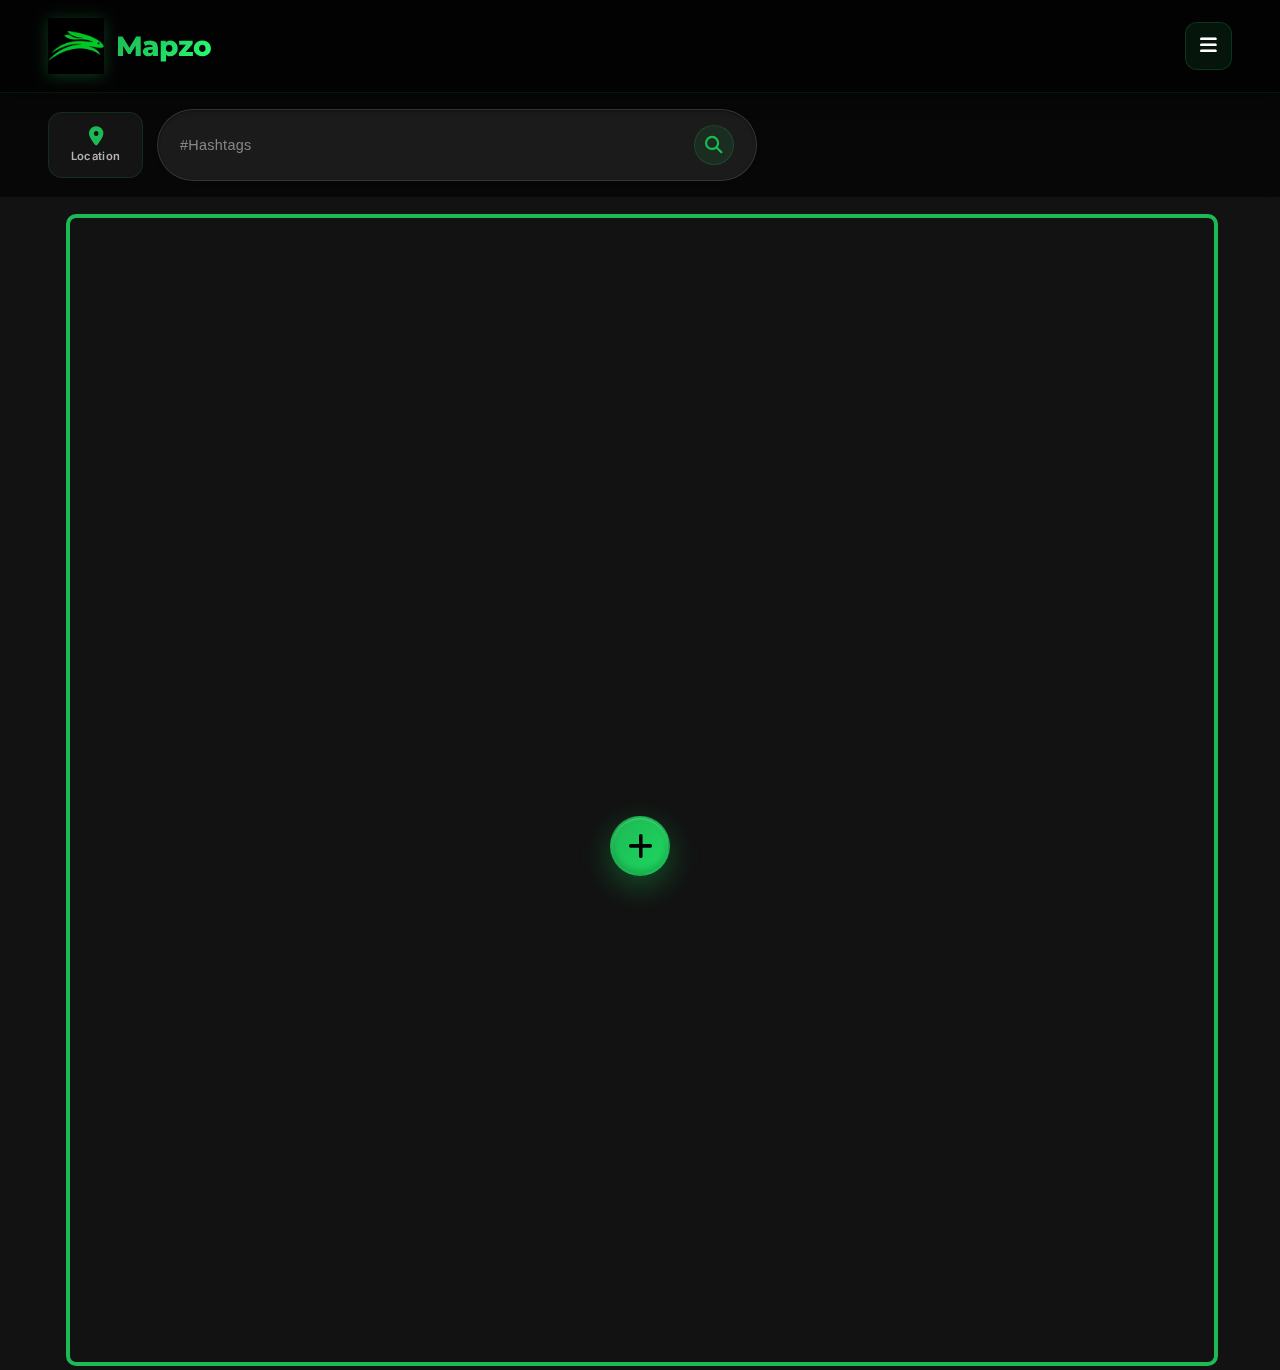
<file: index.html>
<!DOCTYPE html>
<html lang="en">
<head>
    <meta charset="UTF-8">
    <meta name="viewport" content="width=device-width, initial-scale=1.0">
    <title>Mapzo - Discover Events</title>
    
    <!-- Google Fonts -->
    <link rel="preconnect" href="https://fonts.googleapis.com">
    <link rel="preconnect" href="https://fonts.gstatic.com" crossorigin>
    <link href="https://fonts.googleapis.com/css2?family=Montserrat:wght@600;700;800&family=Inter:wght@400;600&display=swap" rel="stylesheet">
    
    <link rel="stylesheet" href="style.css">
    <link rel="stylesheet" href="https://cdnjs.cloudflare.com/ajax/libs/font-awesome/6.5.1/css/all.min.css">
</head>

<body>
    <nav class="navBar1" role="navigation" aria-label="Main navigation">
        <div class="navLeft">
            <img src="Untitled design.png" alt="Mapzo Logo" class="navLogo">
            <p class="navBrand">Mapzo</p>
        </div>
        <button class="navMenu" aria-label="Open menu">
            <i class="fa-solid fa-bars"></i>
        </button>
    </nav>
    <header class="navMain">
        <div class="navLoc">
            <i class="fa-solid fa-location-dot"></i>
            <p class="locDes">Location</p>
        </div>
        <form class="navSearch" role="search">
            <input 
                placeholder="#Hashtags" 
                type="search" 
                class="navSrchBar"
                aria-label="Search events by hashtag">
            <button class="navButton" type="submit" aria-label="Search">
                <i class="fa-solid fa-magnifying-glass"></i>
            </button>
        </form>
    </header>
    
    <main>
        <div class="map">

        </div>
    </main>
    <div class="hostBar">
        <button class="hostBox"  aria-label="Add Event">
            <i class="fa-solid fa-plus"></i>
        </button>
    </div>

</body>
</html>
</file>
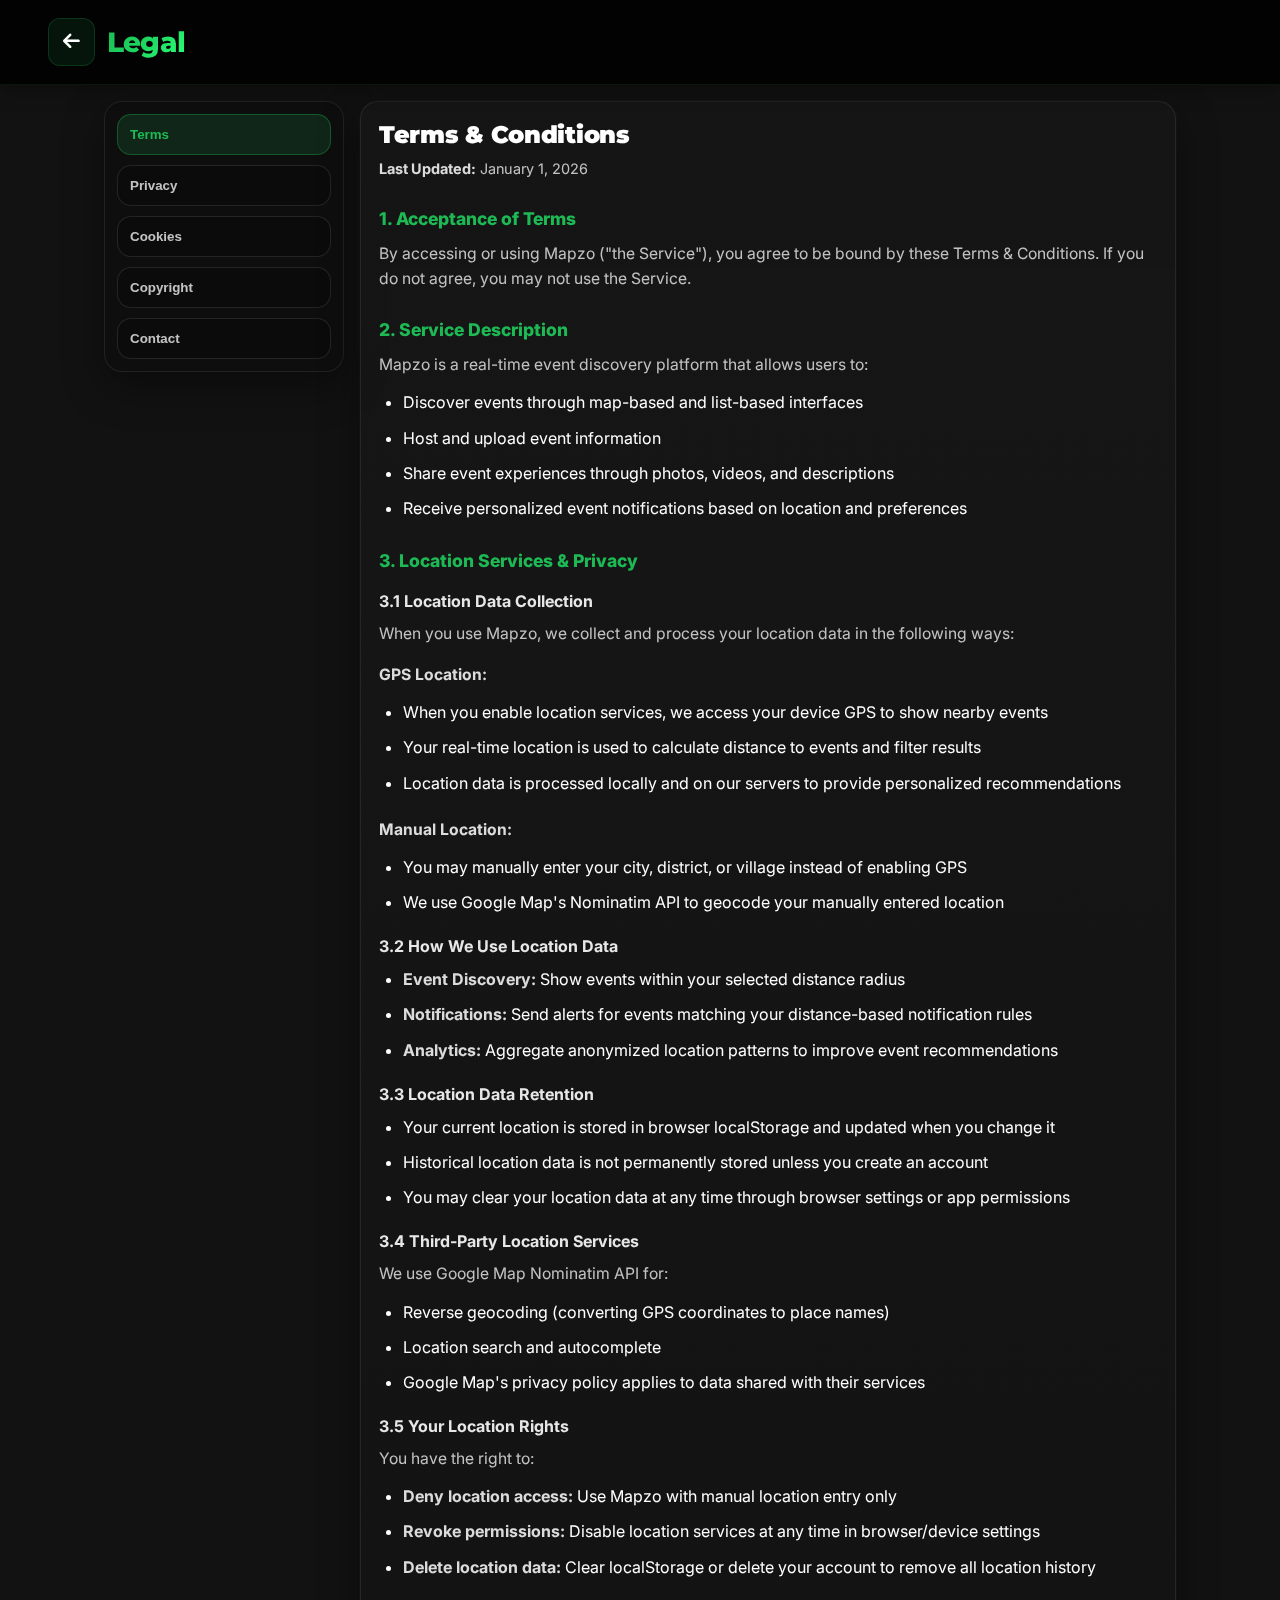
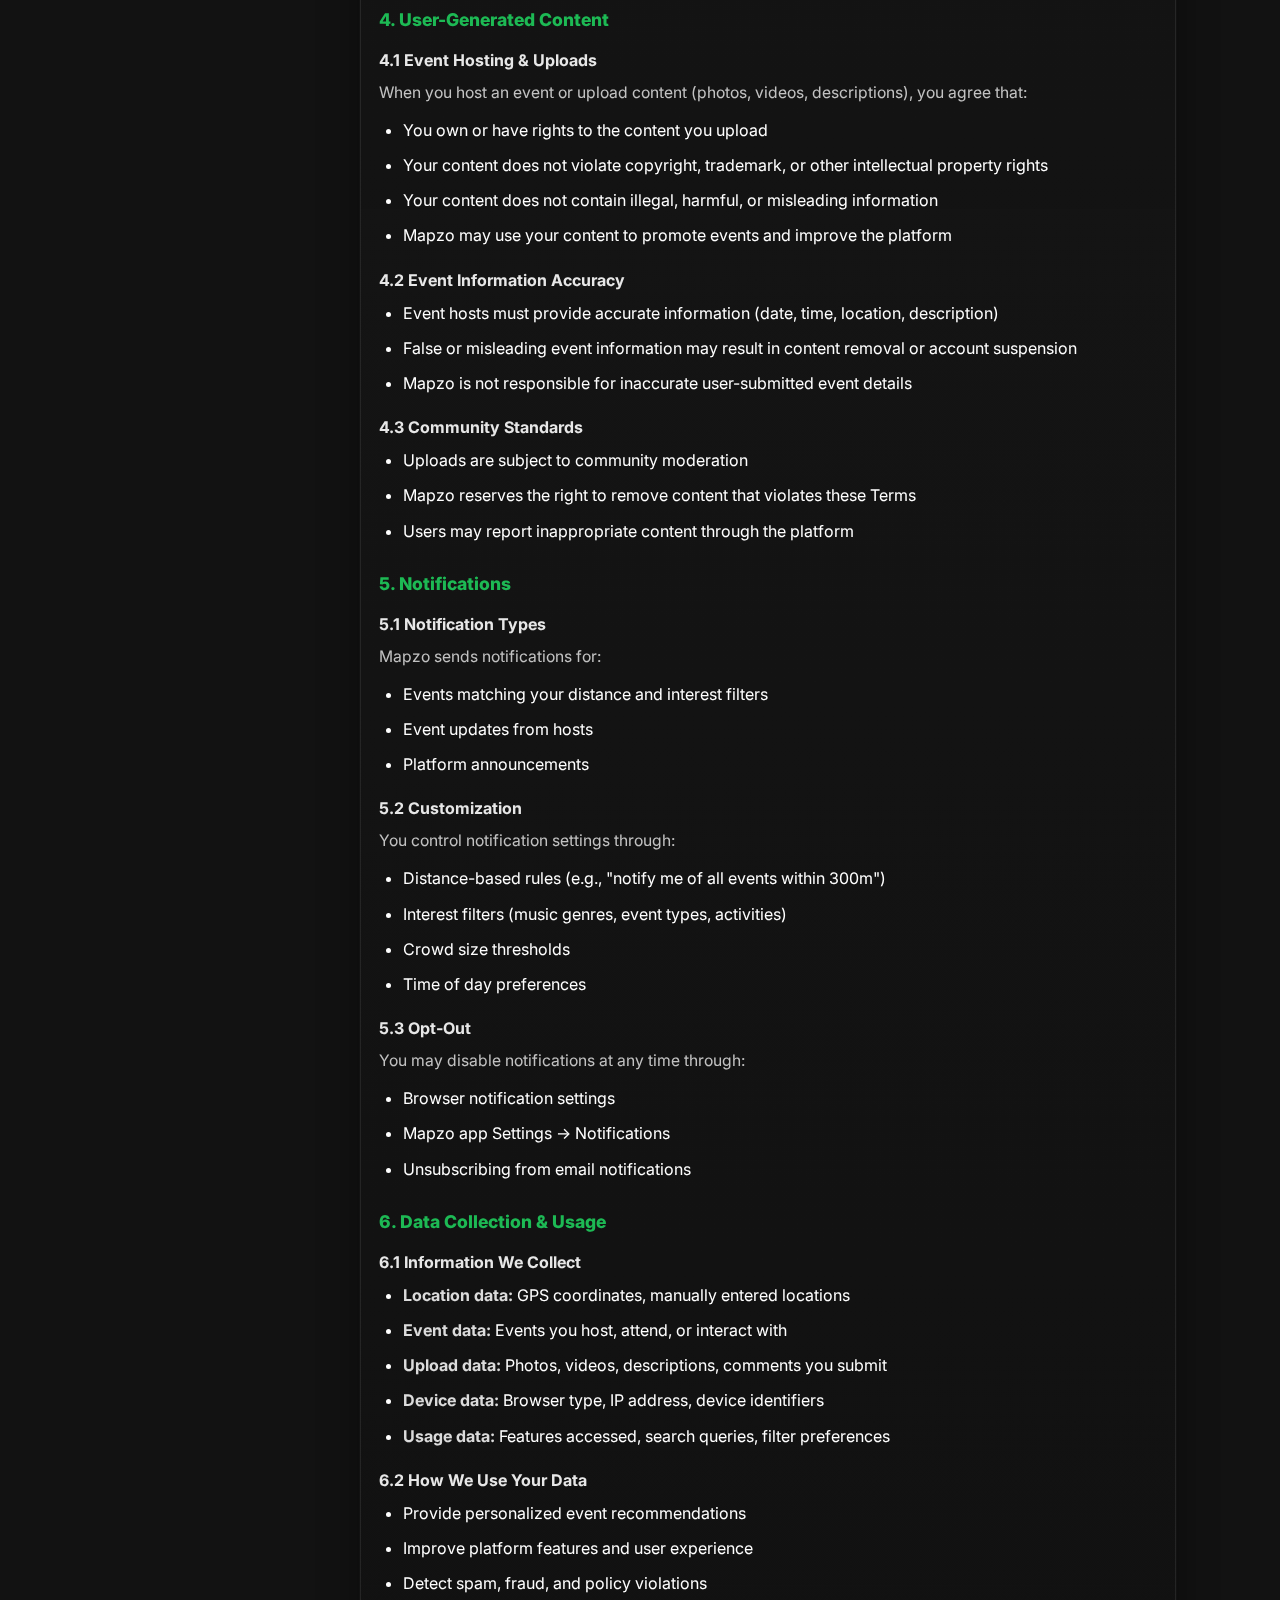
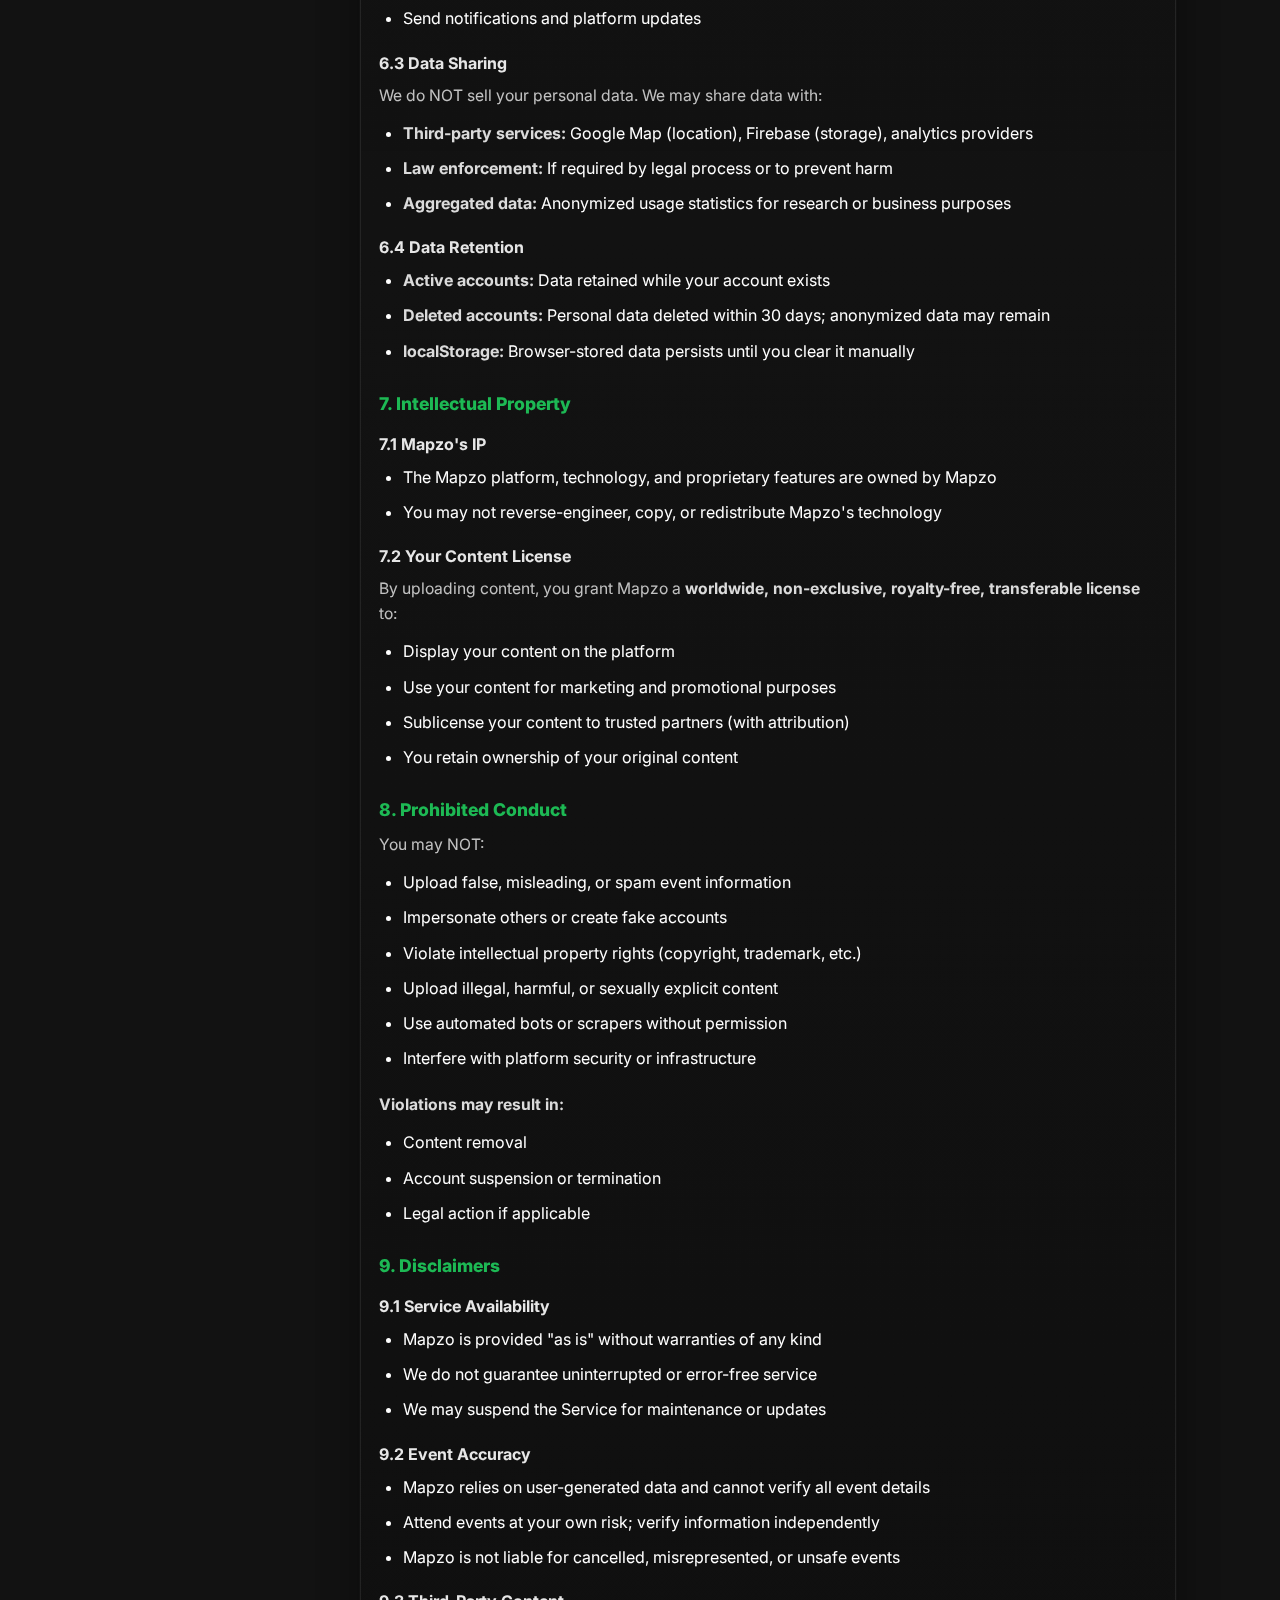
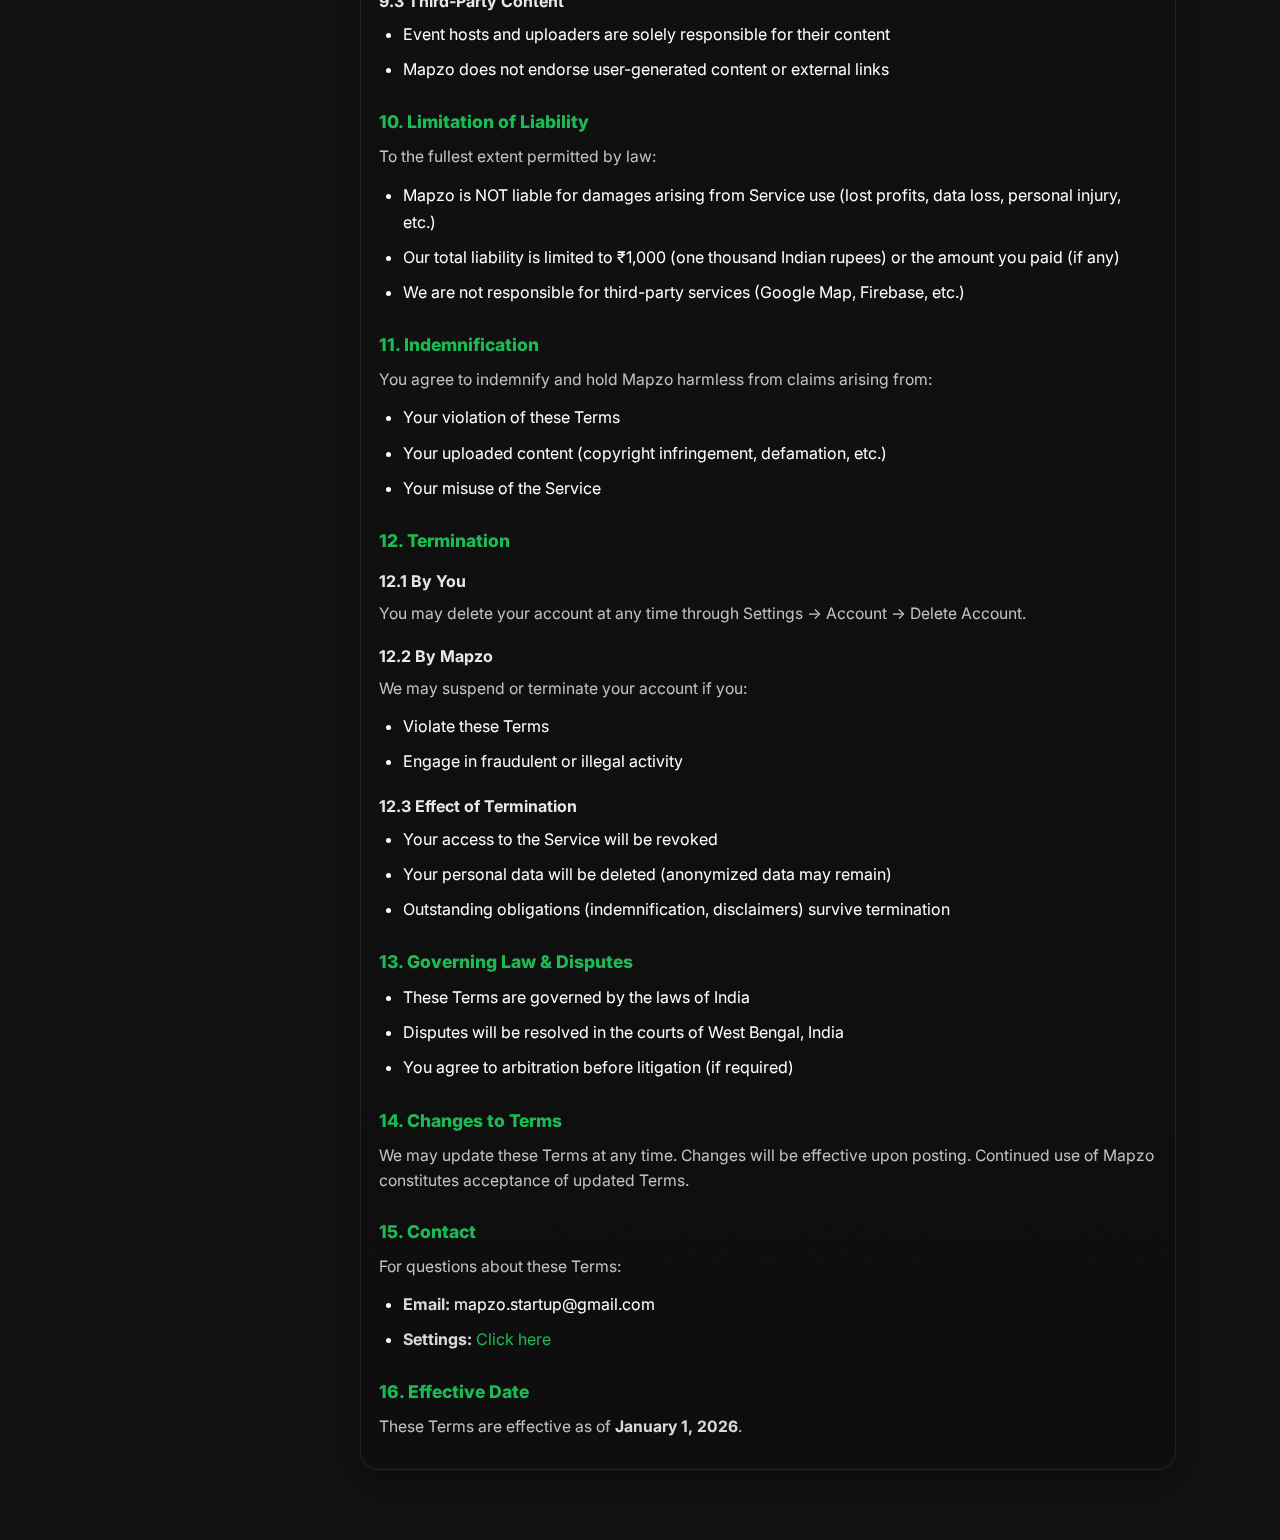
<file: legal.html>
<!doctype html>
<html lang="en">

<head>
    <meta charset="utf-8" />
    <meta name="viewport" content="width=device-width,initial-scale=1" />
    <title>Legal • Mapzo</title>

    <link rel="stylesheet" href="style.css" />
    <link rel="stylesheet" href="legal.css" />
    <link rel="preconnect" href="https://fonts.googleapis.com">
    <link rel="preconnect" href="https://fonts.gstatic.com" crossorigin>
    <link
        href="https://fonts.googleapis.com/css2?family=Montserrat:wght@600;700;800&family=Inter:wght@400;600&display=swap"
        rel="stylesheet">
    <link rel="stylesheet" href="https://cdnjs.cloudflare.com/ajax/libs/font-awesome/6.5.1/css/all.min.css">
</head>

<body class="legalPage">
    <nav class="navBar1" role="navigation" aria-label="Legal navigation">
        <div class="navLeft">
            <button class="navMenu" aria-label="Go back" onclick="goBackHome()">
                <i class="fa-solid fa-arrow-left"></i>
            </button>
            <p class="navBrand">Legal</p>
        </div>
    </nav>

    <main class="switchPageWrap">
        <header class="switchHeader">

            <div class="switchBar" role="tablist" aria-label="Legal sections">
                <button class="switchBtn" data-tab="terms" role="tab">Terms</button>
                <button class="switchBtn" data-tab="privacy" role="tab">Privacy</button>
                <button class="switchBtn" data-tab="cookies" role="tab">Cookies</button>
                <button class="switchBtn" data-tab="copyright" role="tab">Copyright</button>
                <button class="switchBtn" data-tab="contact" role="tab">Contact</button>
            </div>
        </header>

        <div class="mainSection">
            <section class="switchPanel" data-panel="terms" role="tabpanel">
                <h2>Terms & Conditions</h2>
                <p class="muted terms-updated"><strong>Last Updated:</strong> January 1, 2026</p>
                
                <h3>1. Acceptance of Terms</h3>
                <p class="muted">By accessing or using Mapzo ("the Service"), you agree to be bound by these Terms & Conditions. If you
                    do not agree, you may not use the Service.</p>
                
                <h3>2. Service Description</h3>
                <p class="muted">Mapzo is a real-time event discovery platform that allows users to:</p>
                <ul class="muted">
                    <li>Discover events through map-based and list-based interfaces</li>
                    <li>Host and upload event information</li>
                    <li>Share event experiences through photos, videos, and descriptions</li>
                    <li>Receive personalized event notifications based on location and preferences</li>
                </ul>
                
                <h3>3. Location Services & Privacy</h3>
                
                <h4>3.1 Location Data Collection</h4>
                <p class="muted">When you use Mapzo, we collect and process your location data in the following ways:</p>
                
                <p class="muted section-subheading"><strong>GPS Location:</strong></p>
                <ul class="muted">
                    <li>When you enable location services, we access your device GPS to show nearby events</li>
                    <li>Your real-time location is used to calculate distance to events and filter results</li>
                    <li>Location data is processed locally and on our servers to provide personalized recommendations</li>
                </ul>
                
                <p class="muted section-subheading"><strong>Manual Location:</strong></p>
                <ul class="muted">
                    <li>You may manually enter your city, district, or village instead of enabling GPS</li>
                    <li>We use Google Map's Nominatim API to geocode your manually entered location</li>
                </ul>
                
                <h4>3.2 How We Use Location Data</h4>
                <ul class="muted">
                    <li><strong>Event Discovery:</strong> Show events within your selected distance radius</li>
                    <li><strong>Notifications:</strong> Send alerts for events matching your distance-based notification rules</li>
                    <li><strong>Analytics:</strong> Aggregate anonymized location patterns to improve event recommendations</li>
                </ul>
                
                <h4>3.3 Location Data Retention</h4>
                <ul class="muted">
                    <li>Your current location is stored in browser localStorage and updated when you change it</li>
                    <li>Historical location data is not permanently stored unless you create an account</li>
                    <li>You may clear your location data at any time through browser settings or app permissions</li>
                </ul>
                
                <h4>3.4 Third-Party Location Services</h4>
                <p class="muted">We use Google Map Nominatim API for:</p>
                <ul class="muted">
                    <li>Reverse geocoding (converting GPS coordinates to place names)</li>
                    <li>Location search and autocomplete</li>
                    <li>Google Map's privacy policy applies to data shared with their services</li>
                </ul>
                
                <h4>3.5 Your Location Rights</h4>
                <p class="muted">You have the right to:</p>
                <ul class="muted">
                    <li><strong>Deny location access:</strong> Use Mapzo with manual location entry only</li>
                    <li><strong>Revoke permissions:</strong> Disable location services at any time in browser/device settings</li>
                    <li><strong>Delete location data:</strong> Clear localStorage or delete your account to remove all location history
                    </li>
                </ul>
                
                <h3>4. User-Generated Content</h3>
                
                <h4>4.1 Event Hosting & Uploads</h4>
                <p class="muted">When you host an event or upload content (photos, videos, descriptions), you agree that:</p>
                <ul class="muted">
                    <li>You own or have rights to the content you upload</li>
                    <li>Your content does not violate copyright, trademark, or other intellectual property rights</li>
                    <li>Your content does not contain illegal, harmful, or misleading information</li>
                    <li>Mapzo may use your content to promote events and improve the platform</li>
                </ul>
                
                <h4>4.2 Event Information Accuracy</h4>
                <ul class="muted">
                    <li>Event hosts must provide accurate information (date, time, location, description)</li>
                    <li>False or misleading event information may result in content removal or account suspension</li>
                    <li>Mapzo is not responsible for inaccurate user-submitted event details</li>
                </ul>
                
                <h4>4.3 Community Standards</h4>
                <ul class="muted">
                    <li>Uploads are subject to community moderation</li>
                    <li>Mapzo reserves the right to remove content that violates these Terms</li>
                    <li>Users may report inappropriate content through the platform</li>
                </ul>
                
                <h3>5. Notifications</h3>
                
                <h4>5.1 Notification Types</h4>
                <p class="muted">Mapzo sends notifications for:</p>
                <ul class="muted">
                    <li>Events matching your distance and interest filters</li>
                    <li>Event updates from hosts</li>
                    <li>Platform announcements</li>
                </ul>
                
                <h4>5.2 Customization</h4>
                <p class="muted">You control notification settings through:</p>
                <ul class="muted">
                    <li>Distance-based rules (e.g., "notify me of all events within 300m")</li>
                    <li>Interest filters (music genres, event types, activities)</li>
                    <li>Crowd size thresholds</li>
                    <li>Time of day preferences</li>
                </ul>
                
                <h4>5.3 Opt-Out</h4>
                <p class="muted">You may disable notifications at any time through:</p>
                <ul class="muted">
                    <li>Browser notification settings</li>
                    <li>Mapzo app Settings → Notifications</li>
                    <li>Unsubscribing from email notifications</li>
                </ul>
                
                <h3>6. Data Collection & Usage</h3>
                
                <h4>6.1 Information We Collect</h4>
                <ul class="muted">
                    <li><strong>Location data:</strong> GPS coordinates, manually entered locations</li>
                    <li><strong>Event data:</strong> Events you host, attend, or interact with</li>
                    <li><strong>Upload data:</strong> Photos, videos, descriptions, comments you submit</li>
                    <li><strong>Device data:</strong> Browser type, IP address, device identifiers</li>
                    <li><strong>Usage data:</strong> Features accessed, search queries, filter preferences</li>
                </ul>
                
                <h4>6.2 How We Use Your Data</h4>
                <ul class="muted">
                    <li>Provide personalized event recommendations</li>
                    <li>Improve platform features and user experience</li>
                    <li>Detect spam, fraud, and policy violations</li>
                    <li>Send notifications and platform updates</li>
                </ul>
                
                <h4>6.3 Data Sharing</h4>
                <p class="muted">We do NOT sell your personal data. We may share data with:</p>
                <ul class="muted">
                    <li><strong>Third-party services:</strong> Google Map (location), Firebase (storage), analytics providers</li>
                    <li><strong>Law enforcement:</strong> If required by legal process or to prevent harm</li>
                    <li><strong>Aggregated data:</strong> Anonymized usage statistics for research or business purposes</li>
                </ul>
                
                <h4>6.4 Data Retention</h4>
                <ul class="muted">
                    <li><strong>Active accounts:</strong> Data retained while your account exists</li>
                    <li><strong>Deleted accounts:</strong> Personal data deleted within 30 days; anonymized data may remain</li>
                    <li><strong>localStorage:</strong> Browser-stored data persists until you clear it manually</li>
                </ul>
                
                <h3>7. Intellectual Property</h3>
                
                <h4>7.1 Mapzo's IP</h4>
                <ul class="muted">
                    <li>The Mapzo platform, technology, and proprietary features are owned by Mapzo</li>
                    <li>You may not reverse-engineer, copy, or redistribute Mapzo's technology</li>
                </ul>
                
                <h4>7.2 Your Content License</h4>
                <p class="muted">By uploading content, you grant Mapzo a <strong>worldwide, non-exclusive, royalty-free, transferable
                        license</strong> to:</p>
                <ul class="muted">
                    <li>Display your content on the platform</li>
                    <li>Use your content for marketing and promotional purposes</li>
                    <li>Sublicense your content to trusted partners (with attribution)</li>
                    <li>You retain ownership of your original content</li>
                </ul>
                
                <h3>8. Prohibited Conduct</h3>
                <p class="muted">You may NOT:</p>
                <ul class="muted">
                    <li>Upload false, misleading, or spam event information</li>
                    <li>Impersonate others or create fake accounts</li>
                    <li>Violate intellectual property rights (copyright, trademark, etc.)</li>
                    <li>Upload illegal, harmful, or sexually explicit content</li>
                    <li>Use automated bots or scrapers without permission</li>
                    <li>Interfere with platform security or infrastructure</li>
                </ul>
                
                <p class="muted section-subheading"><strong>Violations may result in:</strong></p>
                <ul class="muted">
                    <li>Content removal</li>
                    <li>Account suspension or termination</li>
                    <li>Legal action if applicable</li>
                </ul>
                
                <h3>9. Disclaimers</h3>
                
                <h4>9.1 Service Availability</h4>
                <ul class="muted">
                    <li>Mapzo is provided "as is" without warranties of any kind</li>
                    <li>We do not guarantee uninterrupted or error-free service</li>
                    <li>We may suspend the Service for maintenance or updates</li>
                </ul>
                
                <h4>9.2 Event Accuracy</h4>
                <ul class="muted">
                    <li>Mapzo relies on user-generated data and cannot verify all event details</li>
                    <li>Attend events at your own risk; verify information independently</li>
                    <li>Mapzo is not liable for cancelled, misrepresented, or unsafe events</li>
                </ul>
                
                <h4>9.3 Third-Party Content</h4>
                <ul class="muted">
                    <li>Event hosts and uploaders are solely responsible for their content</li>
                    <li>Mapzo does not endorse user-generated content or external links</li>
                </ul>
                
                <h3>10. Limitation of Liability</h3>
                <p class="muted">To the fullest extent permitted by law:</p>
                <ul class="muted">
                    <li>Mapzo is NOT liable for damages arising from Service use (lost profits, data loss, personal injury, etc.)</li>
                    <li>Our total liability is limited to ₹1,000 (one thousand Indian rupees) or the amount you paid (if any)</li>
                    <li>We are not responsible for third-party services (Google Map, Firebase, etc.)</li>
                </ul>
                
                <h3>11. Indemnification</h3>
                <p class="muted">You agree to indemnify and hold Mapzo harmless from claims arising from:</p>
                <ul class="muted">
                    <li>Your violation of these Terms</li>
                    <li>Your uploaded content (copyright infringement, defamation, etc.)</li>
                    <li>Your misuse of the Service</li>
                </ul>
                
                <h3>12. Termination</h3>
                
                <h4>12.1 By You</h4>
                <p class="muted">You may delete your account at any time through Settings → Account → Delete Account.</p>
                
                <h4>12.2 By Mapzo</h4>
                <p class="muted">We may suspend or terminate your account if you:</p>
                <ul class="muted">
                    <li>Violate these Terms</li>
                    <li>Engage in fraudulent or illegal activity</li>
                </ul>
                
                <h4>12.3 Effect of Termination</h4>
                <ul class="muted">
                    <li>Your access to the Service will be revoked</li>
                    <li>Your personal data will be deleted (anonymized data may remain)</li>
                    <li>Outstanding obligations (indemnification, disclaimers) survive termination</li>
                </ul>
                
                <h3>13. Governing Law & Disputes</h3>
                <ul class="muted">
                    <li>These Terms are governed by the laws of India</li>
                    <li>Disputes will be resolved in the courts of West Bengal, India</li>
                    <li>You agree to arbitration before litigation (if required)</li>
                </ul>
                
                <h3>14. Changes to Terms</h3>
                <p class="muted">We may update these Terms at any time. Changes will be effective upon posting. Continued use of Mapzo
                    constitutes acceptance of updated Terms.</p>
                
                <h3>15. Contact</h3>
                <p class="muted">For questions about these Terms:</p>
                <ul class="muted">
                    <li><strong>Email:</strong> mapzo.startup@gmail.com</li>
                    <li ><strong>Settings:</strong> <a href="settings.html#contact">Click here</a></li>
                </ul>
                
                <h3>16. Effective Date</h3>
                <p class="muted">These Terms are effective as of <strong>January 1, 2026</strong>.</p>

            </section>
            
            <section class="switchPanel" data-panel="privacy" role="tabpanel">
                <h2>Privacy Policy</h2>
                <p class="muted terms-updated"><strong>Last Updated:</strong> January 1, 2026</p>
                
                <h3>1. Introduction</h3>
                <p class="muted">Welcome to Mapzo. We respect your privacy and are committed to protecting your personal data. This
                    Privacy Policy explains how we collect, use, disclose, and safeguard your information when you use our Service.</p>
                
                <h3>2. Information We Collect</h3>
                
                <h4>2.1 Information You Provide Directly</h4>
                <p class="muted">When you use Mapzo, you may provide us with:</p>
                <ul class="muted">
                    <li><strong>Account Information:</strong> Name, email address, password (when you create an account)</li>
                    <li><strong>Event Data:</strong> Event title, description, date, time, location, category, hashtags, images you
                        upload</li>
                    <li><strong>User Content:</strong> Photos, videos, comments, and descriptions you post</li>
                    <li><strong>Profile Information:</strong> Display name, profile picture, bio (optional)</li>
                    <li><strong>Communications:</strong> Messages you send us through contact forms or support channels</li>
                </ul>
                
                <h4>2.2 Location Information</h4>
                <p class="muted">We collect location data to provide core features:</p>
                
                <p class="muted section-subheading"><strong>GPS Location:</strong></p>
                <ul class="muted">
                    <li>Real-time GPS coordinates when you enable location services</li>
                    <li>Used to show nearby events and calculate distances</li>
                    <li>Collected only when you actively use the app with location enabled</li>
                </ul>
                
                <p class="muted section-subheading"><strong>Manual Location:</strong></p>
                <ul class="muted">
                    <li>City, district, or village name you manually enter</li>
                    <li>Geocoded using Google Map Nominatim API to obtain coordinates</li>
                </ul>
                
                <h4>2.3 Automatically Collected Information</h4>
                <p class="muted">When you access Mapzo, we automatically collect:</p>
                <ul class="muted">
                    <li><strong>Device Information:</strong> Browser type, operating system, device model, unique device identifiers
                    </li>
                    <li><strong>Usage Data:</strong> Pages viewed, features accessed, search queries, clicks, time spent on pages</li>
                    <li><strong>IP Address:</strong> Your Internet Protocol address for security and analytics</li>
                    <li><strong>Cookies & Local Storage:</strong> Browser cookies and localStorage data (see Cookie Policy)</li>
                    <li><strong>Referral Information:</strong> The website or link that referred you to Mapzo</li>
                </ul>
                
                <h4>2.4 Third-Party Information</h4>
                <p class="muted">We may receive information from third-party services:</p>
                <ul class="muted">
                    <li><strong>Google Map:</strong> Geographic data from their Nominatim API</li>
                    <li><strong>Social Media:</strong> Public profile data if you connect social accounts (feature in development)</li>
                    <li><strong>Analytics Providers:</strong> Aggregated usage statistics</li>
                </ul>
                
                <h3>3. How We Use Your Information</h3>
                
                <h4>3.1 Core Service Delivery</h4>
                <ul class="muted">
                    <li>Display events near your location based on distance filters</li>
                    <li>Allow you to host, upload, and manage events</li>
                    <li>Send personalized event notifications matching your preferences</li>
                    <li>Process and display your uploaded content (photos, videos, descriptions)</li>
                    <li>Enable search and filtering by category, date, and distance</li>
                </ul>
                
                <h4>3.2 Platform Improvement</h4>
                <ul class="muted">
                    <li>Analyze usage patterns to improve user experience</li>
                    <li>Test new features and optimize performance</li>
                    <li>Train algorithms for better event recommendations</li>
                    <li>Identify and fix technical issues</li>
                </ul>
                
                <h4>3.3 Safety & Security</h4>
                <ul class="muted">
                    <li>Detect and prevent spam, fraud, and abuse</li>
                    <li>Enforce our Terms & Conditions</li>
                    <li>Protect against security threats</li>
                    <li>Verify event authenticity and user identity (where applicable)</li>
                </ul>
                
                <h4>3.4 Communication</h4>
                <ul class="muted">
                    <li>Send event notifications based on your preferences</li>
                    <li>Respond to support requests and inquiries</li>
                    <li>Send platform updates and feature announcements</li>
                    <li>Notify you of changes to our policies</li>
                </ul>
                
                <h4>3.5 Legal Compliance</h4>
                <ul class="muted">
                    <li>Comply with legal obligations and law enforcement requests</li>
                    <li>Protect our rights and property</li>
                    <li>Resolve disputes and enforce agreements</li>
                </ul>
                
                <h3>4. How We Share Your Information</h3>
                
                <h4>4.1 Public Information</h4>
                <p class="muted">The following information is publicly visible to all Mapzo users:</p>
                <ul class="muted">
                    <li>Events you host (title, description, date, time, location, category, images)</li>
                    <li>Content you upload to Event Boxes (photos, videos, descriptions, comments)</li>
                    <li>Your display name and profile picture (if set)</li>
                </ul>
                
                <h4>4.2 Third-Party Service Providers</h4>
                <p class="muted">We share data with trusted service providers who help us operate Mapzo:</p>
                <ul class="muted">
                    <li><strong>Google Map (Nominatim):</strong> Location geocoding and reverse geocoding</li>
                    <li><strong>Cloud Storage (Firebase/AWS):</strong> Data storage and hosting (when implemented)</li>
                    <li><strong>Analytics Providers:</strong> Anonymized usage statistics for performance monitoring</li>
                    <li><strong>Email Services:</strong> Transactional emails and notifications (when implemented)</li>
                </ul>
                <p class="muted">These providers are contractually required to protect your data and use it only for specified purposes.
                </p>
                
                <h4>4.3 Legal Requirements</h4>
                <p class="muted">We may disclose your information if required by law:</p>
                <ul class="muted">
                    <li>In response to valid legal requests (court orders, subpoenas, warrants)</li>
                    <li>To comply with applicable laws and regulations</li>
                    <li>To protect the safety of users or the public</li>
                    <li>To investigate fraud, security incidents, or Terms violations</li>
                </ul>
                
                <h4>4.4 Business Transfers</h4>
                <p class="muted">If Mapzo is acquired, merged, or undergoes a business transition, your information may be transferred
                    to the new entity. You will be notified of any such change.</p>
                
                <h4>4.5 With Your Consent</h4>
                <p class="muted">We may share your information for other purposes with your explicit consent.</p>
                
                <h3>5. Data Retention</h3>
                
                <h4>5.1 Active Accounts</h4>
                <ul class="muted">
                    <li>We retain your data while your account is active</li>
                    <li>Location data in localStorage persists until you clear it manually</li>
                    <li>Events you host remain visible until you delete them</li>
                </ul>
                
                <h4>5.2 Deleted Accounts</h4>
                <ul class="muted">
                    <li>Personal data is deleted within 30 days of account deletion</li>
                    <li>Anonymized data may be retained for analytics and research</li>
                    <li>Publicly posted content (events, uploads) may remain anonymized</li>
                    <li>Backup copies may persist for up to 90 days</li>
                </ul>
                
                <h4>5.3 Legal Retention</h4>
                <p class="muted">We may retain data longer if required by law, to resolve disputes, or enforce our agreements.</p>
                
                <h3>6. Your Privacy Rights</h3>
                
                <h4>6.1 Access & Portability</h4>
                <ul class="muted">
                    <li>You can access your personal data through your account settings</li>
                    <li>You may request a copy of your data in a portable format (contact us at mapzo.legal@gmail.com)</li>
                </ul>
                
                <h4>6.2 Correction & Updates</h4>
                <ul class="muted">
                    <li>Update your profile information, email, and preferences anytime in Settings</li>
                    <li>Edit or delete events and uploads you created</li>
                </ul>
                
                <h4>6.3 Deletion</h4>
                <ul class="muted">
                    <li>Delete your account through Settings → Account → Delete Account</li>
                    <li>Request deletion of specific data by contacting mapzo.legal@gmail.com</li>
                    <li>Clear localStorage data through your browser settings</li>
                </ul>
                
                <h4>6.4 Opt-Out of Communications</h4>
                <ul class="muted">
                    <li>Disable notifications in Settings → Notifications</li>
                    <li>Unsubscribe from emails via the link in each email</li>
                    <li>Disable browser notifications in your browser settings</li>
                </ul>
                
                <h4>6.5 Location Privacy</h4>
                <ul class="muted">
                    <li>Deny location access and use manual location entry instead</li>
                    <li>Revoke location permissions in browser/device settings anytime</li>
                    <li>Clear stored location data through localStorage</li>
                </ul>
                
                <h4>6.6 Do Not Track</h4>
                <p class="muted">Mapzo does not currently respond to "Do Not Track" browser signals, but you can control tracking
                    through browser settings and extensions.</p>
                
                <h3>7. Data Security</h3>
                
                <h4>7.1 Security Measures</h4>
                <p class="muted">We implement industry-standard security measures to protect your data:</p>
                <ul class="muted">
                    <li>HTTPS encryption for data in transit</li>
                    <li>Secure authentication and password hashing (when accounts are implemented)</li>
                    <li>Regular security audits and vulnerability assessments</li>
                    <li>Access controls limiting who can view your data</li>
                    <li>Monitoring for suspicious activity and unauthorized access</li>
                </ul>
                
                <h4>7.2 Your Responsibility</h4>
                <p class="muted">You are responsible for:</p>
                <ul class="muted">
                    <li>Keeping your password secure and confidential</li>
                    <li>Logging out of shared devices</li>
                    <li>Notifying us immediately of unauthorized access</li>
                </ul>
                
                <h4>7.3 No Guarantee</h4>
                <p class="muted">While we strive to protect your data, no method of transmission or storage is 100% secure. We cannot
                    guarantee absolute security.</p>
                
                <h3>8. Children's Privacy</h3>
                <p class="muted">Mapzo is not intended for users under 13 years of age. We do not knowingly collect personal information
                    from children under 13. If you are a parent or guardian and believe your child has provided us with personal data,
                    contact us at mapzo.legal@gmail.com, and we will delete it.</p>
                
                <h3>9. International Data Transfers</h3>
                <p class="muted">Your data may be transferred to and processed in countries other than your own. These countries may
                    have different data protection laws. By using Mapzo, you consent to such transfers. We ensure appropriate safeguards
                    are in place for international transfers.</p>
                
                <h3>10. Cookies & Tracking Technologies</h3>
                <p class="muted">We use cookies, localStorage, and similar technologies to:</p>
                <ul class="muted">
                    <li>Remember your location and filter preferences</li>
                    <li>Store events you create in localStorage</li>
                    <li>Analyze usage patterns and improve performance</li>
                    <li>Provide personalized content and recommendations</li>
                </ul>
                <p class="muted">For detailed information, see our <a href="legal.html#cookies">Cookie Policy</a>.</p>
                
                <h3>11. Third-Party Links</h3>
                <p class="muted">Mapzo may contain links to external websites (e.g., event organizer sites, social media). We are not
                    responsible for the privacy practices of these third-party sites. Review their privacy policies before sharing
                    personal information.</p>
                
                <h3>12. Changes to This Privacy Policy</h3>
                <p class="muted">We may update this Privacy Policy from time to time. Changes will be posted on this page with an
                    updated "Last Updated" date. Continued use of Mapzo after changes constitutes acceptance of the updated policy. For
                    significant changes, we will notify you via email or in-app notification.</p>
                
                <h3>13. Contact Us</h3>
                <p class="muted">If you have questions or concerns about this Privacy Policy or your data:</p>
                <ul class="muted">
                    <li><strong>Email:</strong> mapzo.legal@gmail.com</li>
                    <li><strong>Mailing Address:</strong> IIT Kharagpur, West Bengal, India</li>
                </ul>
                
                <h3>14. Effective Date</h3>
                <p class="muted">This Privacy Policy is effective as of <strong>January 1, 2026</strong>.</p>

            </section>
            
            <section class="switchPanel" data-panel="cookies" role="tabpanel">
                <h2>Cookie Policy</h2>
                <p class="muted terms-updated"><strong>Last Updated:</strong> January 1, 2026</p>
                
                <h3>1. What Are Cookies?</h3>
                <p class="muted">Cookies are small text files stored on your device when you visit websites. They help remember your
                    preferences and improve your experience.</p>
                
                <h3>2. How We Use Cookies</h3>
                
                <h4>2.1 Essential Storage</h4>
                <ul class="muted">
                    <li><strong>Event Storage:</strong> Saves events you create locally in your browser</li>
                    <li><strong>Location Memory:</strong> Remembers your selected location</li>
                    <li><strong>Filter Preferences:</strong> Stores your distance and category filters</li>
                </ul>
                
                <h4>2.2 Performance & Analytics</h4>
                <ul class="muted">
                    <li>Track which features are used most</li>
                    <li>Identify technical issues and bugs</li>
                    <li>Measure page loading times</li>
                </ul>
                
                <h3>3. Third-Party Cookies</h3>
                <p class="muted">We use services that may set their own cookies:</p>
                <ul class="muted">
                    <li><strong>Google Map:</strong> For location search and maps</li>
                    <li><strong>Font Awesome & Google Fonts:</strong> For icons and typography</li>
                </ul>
                
                <h3>4. Managing Cookies</h3>
                
                <h4>Browser Settings:</h4>
                <ul class="muted">
                    <li><strong>Chrome:</strong> Settings → Privacy and security → Cookies</li>
                    <li><strong>Firefox:</strong> Settings → Privacy & Security → Cookies</li>
                    <li><strong>Safari:</strong> Preferences → Privacy → Manage Website Data</li>
                </ul>
                
                <h4>Clear Mapzo Data:</h4>
                <ul class="muted">
                    <li>Open Developer Tools (F12)</li>
                    <li>Go to "Application" → "Local Storage"</li>
                    <li>Delete Mapzo entries</li>
                </ul>
                
                <h3>5. Impact of Blocking Cookies</h3>
                <p class="muted">If you disable cookies or localStorage:</p>
                <ul class="muted">
                    <li>Your events and preferences won't be saved</li>
                    <li>Location settings will reset on each visit</li>
                    <li>Some features may not work properly</li>
                </ul>
                
                <h3>6. Updates</h3>
                <p class="muted">We may update this Cookie Policy. Check this page periodically for changes.</p>
                
                <h3>7. Contact</h3>
                <p class="muted">Questions about cookies? Email: <strong>mapzo.legal@gmail.com</strong></p>

            </section>
            
            <section class="switchPanel" data-panel="copyright" role="tabpanel">
                <h2>Copyright & Trademarks</h2>
                <p class="muted terms-updated"><strong>Last Updated:</strong> January 1, 2026</p>
                
                <h3>1. Mapzo's Copyright</h3>
                <p class="muted">All content on Mapzo is protected by copyright law:</p>
                <ul class="muted">
                    <li><strong>Source Code:</strong> All software and scripts</li>
                    <li><strong>Design:</strong> Website layout, graphics, UI elements</li>
                    <li><strong>Algorithms:</strong> Recommendation and filtering systems</li>
                    <li><strong>Logo & Branding:</strong> Mapzo name, logo, tagline, color scheme</li>
                </ul>
                
                <h3>2. Mapzo Trademarks</h3>
                <p class="muted">The following are owned by Mapzo:</p>
                <ul class="muted">
                    <li><strong>"Mapzo"</strong> name and wordmark</li>
                    <li><strong>Mapzo Logo:</strong> Location pin design (all versions)</li>
                    <li><strong>Tagline:</strong> "Never miss out anything!"</li>
                    <li><strong>Brand Colors:</strong> Accent green (#1db954)</li>
                </ul>
                
                <h3>3. Your Content Rights</h3>
                
                <h4>You Own Your Content:</h4>
                <p class="muted">You retain ownership of events, photos, videos, and descriptions you upload.</p>
                
                <h4>License You Grant Us:</h4>
                <p class="muted">By uploading content, you give Mapzo permission to:</p>
                <ul class="muted">
                    <li>Display it on the platform</li>
                    <li>Share it with other users</li>
                    <li>Resize/optimize images for performance</li>
                    <li>Use it in marketing (with attribution)</li>
                </ul>
                
                <h4>Your Responsibility:</h4>
                <ul class="muted">
                    <li>Only upload content you own or have permission to use</li>
                    <li>Don't upload copyrighted material without authorization</li>
                    <li>Obtain consent from people in photos/videos</li>
                </ul>
                
                <h3>4. Third-Party Content</h3>
                <p class="muted">Mapzo uses content from third parties:</p>
                <ul class="muted">
                    <li><strong>Unsplash:</strong> Stock photos (demo purposes only)</li>
                    <li><strong>Font Awesome:</strong> Icons (CC BY 4.0)</li>
                    <li><strong>Google Fonts:</strong> Inter & Montserrat (SIL OFL 1.1)</li>
                    <li><strong>Google Map:</strong> Map data (ODbL License)</li>
                </ul>
                
                <h3>5. Reporting Copyright Infringement</h3>
                <p class="muted">If someone uploaded your copyrighted content without permission, email <strong>mapzo.legal@gmail.com</strong>
                    with:</p>
                <ul class="muted">
                    <li>Description of your copyrighted work</li>
                    <li>URL of the infringing content on Mapzo</li>
                    <li>Your contact information</li>
                    <li>Statement that you own the copyright</li>
                    <li>Your signature (physical or electronic)</li>
                </ul>
                <p class="muted">We will remove infringing content within 48 hours of valid notice.</p>
                
                <h3>6. Using Mapzo Trademarks</h3>
                
                <h4>Allowed Without Permission:</h4>
                <ul class="muted">
                    <li>Mentioning Mapzo in conversation ("I found this on Mapzo")</li>
                    <li>News articles and reviews about Mapzo</li>
                    <li>Linking to Mapzo with proper attribution</li>
                </ul>
                
                <h4>Requires Written Permission:</h4>
                <ul class="muted">
                    <li>Using Mapzo logo in your branding</li>
                    <li>Creating Mapzo merchandise</li>
                    <li>Using "Mapzo" in your product name</li>
                    <li>Implying partnership with Mapzo</li>
                </ul>
                <p class="muted">Contact <strong>partnerships@mapzo.in</strong> for permission requests.</p>
                
                <h3>7. What You Cannot Do</h3>
                <ul class="muted">
                    <li>Copy or modify Mapzo's source code</li>
                    <li>Reverse-engineer our platform</li>
                    <li>Scrape data using bots</li>
                    <li>Use Mapzo logo without permission</li>
                    <li>Remove copyright notices from our content</li>
                </ul>
                
                <h3>8. Attribution</h3>
                <p class="muted">Map data © Google Map contributors. Icons by Font Awesome. Fonts by Google Fonts.</p>
                
                <h3>9. Contact</h3>
                <p class="muted">Copyright questions: <strong>mapzo.legal@gmail.com</strong></p>

            </section>

            <section class="switchPanel" data-panel="contact" role="tabpanel">
                <h2>Contact Us</h2>
                <p class="muted terms-updated">We're here to help! Reach out for any questions or support.</p>
                
                <h3>1. General Inquiries</h3>
                <p class="muted">For general questions about Mapzo:</p>
                <ul class="muted">
                    <li><strong>Email:</strong> mapzo.startup@gmail.com</li>
                    <li><strong>Response Time:</strong> Within 24-48 hours</li>
                </ul>
                
                <h3>2. Legal & Privacy</h3>
                <p class="muted">For Terms, Privacy Policy, Copyright, or DMCA notices:</p>
                <ul class="muted">
                    <li><strong>Email:</strong> mapzo.legal@gmail.com</li>
                    <li><strong>Mailing Address:</strong> IIT Kharagpur, West Bengal, India</li>
                </ul>
                
                <h3>3. Partnerships & Business</h3>
                <p class="muted">For sponsorships, collaborations, or business inquiries:</p>
                <ul class="muted">
                    <li><strong>Email:</strong> partnerships@mapzo.in</li>
                    <li><strong>Trademark Requests:</strong> partnerships@mapzo.in</li>
                </ul>
                
                <h3>4. Technical Support</h3>
                <p class="muted">For bugs, technical issues, or feature requests:</p>
                <ul class="muted">
                    <li><strong>Email:</strong> support@mapzo.in</li>
                    <li><strong>Report a Bug:</strong> Include screenshots and steps to reproduce</li>
                </ul>
                
                <h3>5. Verification Requests</h3>
                <p class="muted">To verify your account as an Event Host:</p>
                <ul class="muted">
                    <li>Go to <a href="settings.html#verification">Settings → Verification as Host</a></li>
                    <li>Fill out the verification form</li>
                    <li>Or email: <strong>verify@mapzo.in</strong></li>
                </ul>
                
                <h3>6. Content Removal</h3>
                <p class="muted">To report inappropriate content or request removal:</p>
                <ul class="muted">
                    <li><strong>Email:</strong> report@mapzo.in</li>
                    <li>Include the event URL and reason for reporting</li>
                </ul>
                
                <h3>7. Social Media</h3>
                <p class="muted">Connect with us:</p>
                <ul class="muted">
                    <li><strong>Instagram:</strong> <a href="https://www.instagram.com/mapzo.official" target="_blank"
                            rel="noopener">@mapzo.official</a></li>
                    <li><strong>Twitter/X:</strong> @mapzo (coming soon)</li>
                    <li><strong>LinkedIn:</strong> Mapzo (coming soon)</li>
                    <li><strong>Facebook:</strong> Mapzo (coming soon)</li>
                </ul>
                
                <h3>8. Founder</h3>
                <p class="muted">Want to reach the founder directly?</p>
                <ul class="muted">
                    <li><strong>Name:</strong> Daksh Arora</li>
                    <li><strong>Institution:</strong> IIT Kharagpur, BTech Chemical Engineering</li>
                    <li><strong>Email:</strong> realdaksharora@gmail.com</li>
                </ul>
                
                <h3>9. Office Address</h3>
                <p class="muted">We're a student-founded project based at:</p>
                <p class="muted" style="margin-left: 24px;">
                    <strong>IIT Kharagpur</strong><br>
                    Kharagpur, West Bengal 721302<br>
                    India
                </p>
                
                <h3>10. Response Times</h3>
                <ul class="muted">
                    <li><strong>General Inquiries:</strong> 24-48 hours</li>
                    <li><strong>Legal/DMCA:</strong> 48-72 hours</li>
                    <li><strong>Technical Support:</strong> 24-48 hours</li>
                    <li><strong>Partnerships:</strong> 3-5 business days</li>
                </ul>
                
                <h3>11. Feedback & Suggestions</h3>
                <p class="muted">We love hearing from you! Share ideas or feedback:</p>
                <ul class="muted">
                    <li><strong>Email:</strong> feedback@mapzo.in</li>
                    <li>Your input helps us improve Mapzo for everyone</li>
                </ul>
                
                <h3>12. Press & Media</h3>
                <p class="muted">For press inquiries, interviews, or media kits:</p>
                <ul class="muted">
                    <li><strong>Email:</strong> press@mapzo.in</li>
                    <li>Logo files and brand assets available upon request</li>
                </ul>

            </section>
        </div>
    </main>

    <script src="legal.js"></script>
</body>

</html>
</file>
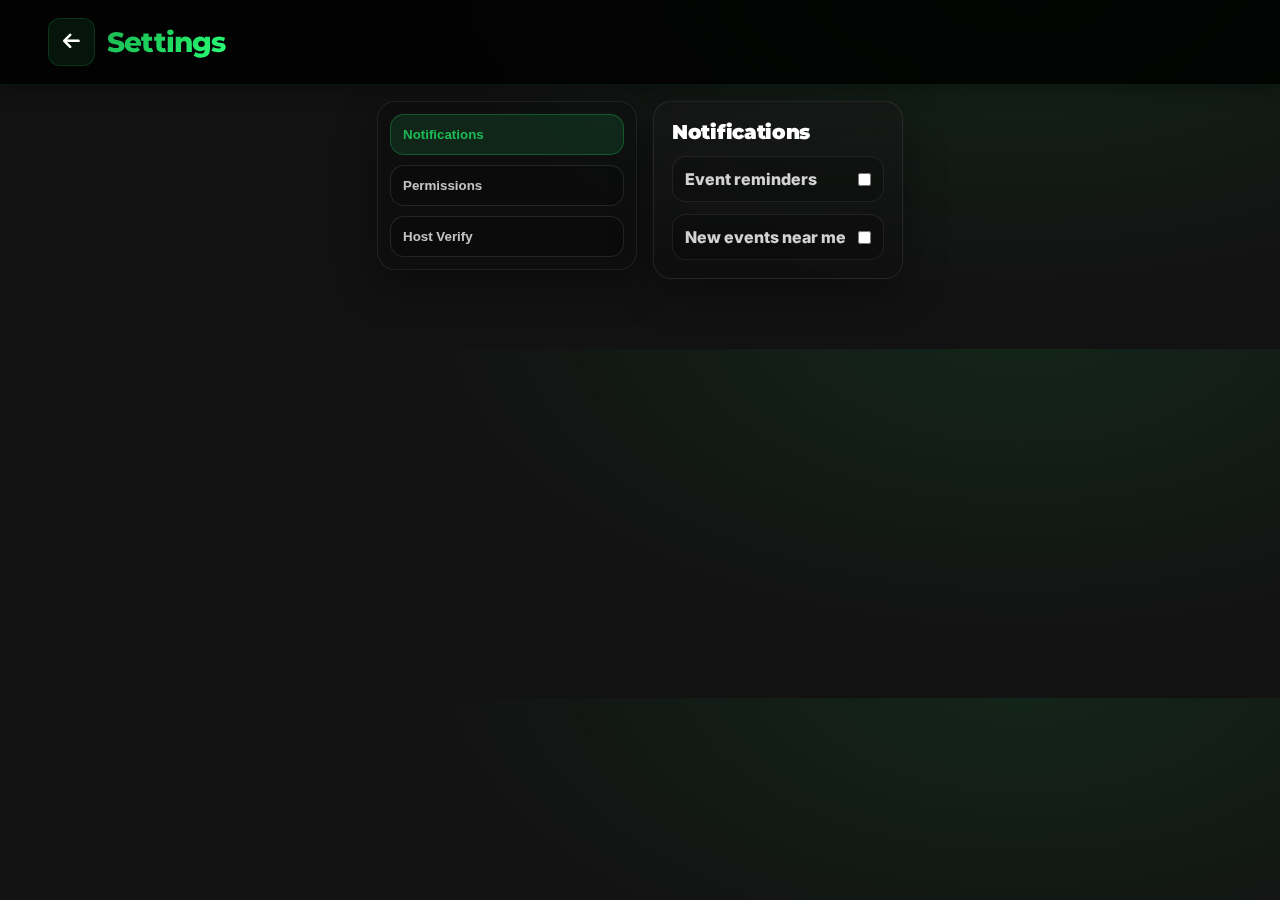
<file: settings.html>
<!doctype html>
<html lang="en">

<head>
    <meta charset="utf-8" />
    <meta name="viewport" content="width=device-width,initial-scale=1" />
    <title>Settings • Mapzo</title>

    <link rel="stylesheet" href="style.css" />
    <link rel="stylesheet" href="settings.css" />
    <link rel="preconnect" href="https://fonts.googleapis.com">
    <link rel="preconnect" href="https://fonts.gstatic.com" crossorigin>
    <link
        href="https://fonts.googleapis.com/css2?family=Montserrat:wght@600;700;800&family=Inter:wght@400;600&display=swap"
        rel="stylesheet">
    <link rel="stylesheet" href="https://cdnjs.cloudflare.com/ajax/libs/font-awesome/6.5.1/css/all.min.css">
</head>

<body class="settingsPage">
    <nav class="navBar1" role="navigation" aria-label="Settings navigation">
        <div class="navLeft">
            <button class="navMenu" aria-label="Go back" onclick="goBackHome()">
                <i class="fa-solid fa-arrow-left"></i>
            </button>
            <p class="navBrand">Settings</p>
        </div>
    </nav>

    <main class="switchPageWrap">
        <header class="switchHeader">

            <div class="switchBar settingsSwitchBar" role="tablist" aria-label="Settings sections">
                <button class="switchBtn" data-tab="notifications" role="tab">Notifications</button>
                <button class="switchBtn" data-tab="permissions" role="tab">Permissions</button>
                <button class="switchBtn" data-tab="verification" role="tab">Host Verify</button>
            </div>
        </header>

        <section class="switchPanel" data-panel="notifications" role="tabpanel">
            <h2>Notifications</h2>
            <div class="settingsCard">
                <label class="toggleRow">
                    <span>Event reminders</span>
                    <input type="checkbox" id="notifReminders">
                </label>
                <label class="toggleRow">
                    <span>New events near me</span>
                    <input type="checkbox" id="notifNearby">
                </label>
            </div>
        </section>

        <section class="switchPanel" data-panel="permissions" role="tabpanel">
            <h2>Permissions</h2>
            <div class="settingsCard">
                <p class="muted">Halleluiya</p>
                <button class="settingsBtn" id="openLocationModalBtn">
                    Open location picker
                </button>
            </div>
        </section>

        <section class="switchPanel" data-panel="verification" role="tabpanel">
            <h2>Verification as Host</h2>
            <div class="settingsCard">
                <p class="muted">Abra ka dabra gili gili chuuu.
                </p>
                <form id="verifyForm" class="settingsForm">
                    <input class="settingsInput" placeholder="Full name" required>
                    <input class="settingsInput" placeholder="Institute / Organization" required>
                    <input class="settingsInput" placeholder="Contact email" type="email" required>
                    <button class="settingsBtn" type="submit">Submit</button>
                </form>
            </div>
        </section>

        <section class="switchPanel" data-panel="contact" role="tabpanel">
            <h2>Contact</h2>
            <div class="settingsCard">
                <p class="muted">Email: support@mapzo.example</p>
                <p class="muted">Instagram: @mapzo.official</p>
            </div>
        </section>
    </main>

    <script src="settings.js"></script>
</body>

</html>
</file>
<file: style.css>
* {
    margin: 0;
    padding: 0;
    box-sizing: border-box;
    -webkit-tap-highlight-color: transparent;
    -webkit-user-select: none;
    -ms-user-select: none;
    user-select: none;
    -webkit-touch-callout: none;
}
input, textarea {
    -webkit-user-select: text;
    user-select: text;
}
button:focus:not(:focus-visible),
a:focus:not(:focus-visible) {
    outline: none;
}
a {
    text-decoration: none;
}

:root {
    --bg-primary: #121212;
    --bg-navbar: #000000;
    --bg-surface: #181818;
    --bg-hover: #242424;

    --text-primary: #ffffff;
    --text-secondary: #b3b3b3;

    --accent: #1db954;
}

body {
    background: var(--bg-primary);
    font-family: 'Inter', sans-serif;
    color: var(--text-primary);
    -webkit-overflow-scrolling: touch;
}
html, body {
    overflow-x: hidden;
}
body.noScroll {
    overflow: hidden;
    height: 100vh;
}
.navBar1 {
    position: sticky;
    top: 0;
    z-index: 100;
    
    display: flex;
    align-items: center;
    justify-content: space-between;
    
    padding: 14px 16px;
    background: rgba(0, 0, 0, 0.85);
    backdrop-filter: blur(24px) saturate(180%);
    -webkit-backdrop-filter: blur(24px) saturate(180%);
    
    border-bottom: 1px solid rgba(29, 185, 84, 0.12);
    box-shadow: 0 2px 20px rgba(0, 0, 0, 0.4);
}


.navLeft {
    display: flex;
    align-items: center;
    gap: 12px;
    animation: fadeInLeft 0.6s ease;
}

@keyframes fadeInLeft {
    from {
        opacity: 0;
        transform: translateX(-20px);
    }
    to {
        opacity: 1;
        transform: translateX(0);
    }
}

.navLogo {
    height: 52px;
    filter: drop-shadow(0 2px 8px rgba(29, 185, 84, 0.3));
    transition: transform 0.3s ease;
}

.navLogo:hover {
    transform: scale(1.05) rotate(2deg);
}

.navBrand {
    font-family: 'Montserrat', sans-serif;
    font-weight: 800;
    font-size: 1.4rem;
    background: linear-gradient(135deg, #1db954 0%, #1ed760 50%, #2cff77 100%);
    -webkit-background-clip: text;
    -webkit-text-fill-color: transparent;
    background-clip: text;
    letter-spacing: -0.8px;
    position: relative;
}


.navBrand::after {
    content: '';
    position: absolute;
    bottom: -2px;
    left: 0;
    width: 0;
    height: 2px;
    background: linear-gradient(90deg, #1db954, #1ed760);
    transition: width 0.3s ease;
}

.navBrand:hover::after {
    width: 100%;
}

.navMenu {
    background: rgba(29, 185, 84, 0.1);
    border: 1px solid rgba(29, 185, 84, 0.2);
    color: var(--text-primary);
    font-size: 1.2rem;
    padding: 12px 14px;
    border-radius: 12px;
    cursor: pointer;
    transition: all 0.3s cubic-bezier(0.4, 0, 0.2, 1);
    position: relative;
    overflow: hidden;
}

.navMenu::before {
    content: '';
    position: absolute;
    top: 50%;
    left: 50%;
    width: 0;
    height: 0;
    border-radius: 50%;
    background: rgba(29, 185, 84, 0.3);
    transform: translate(-50%, -50%);
    transition: width 0.4s ease, height 0.4s ease;
}

.navMenu:hover::before {
    width: 200px;
    height: 200px;
}

.navMenu:hover {
    background: rgba(29, 185, 84, 0.2);
    border-color: var(--accent);
    color: var(--accent);
    transform: scale(1.05);
    box-shadow: 0 4px 12px rgba(29, 185, 84, 0.3);
}

.navMenu i {
    position: relative;
    z-index: 1;
}

.navMain {
    display: flex;
    align-items: center;
    gap: 10px;
    padding: 14px 16px;
    background: rgba(0, 0, 0, 0.6);
    backdrop-filter: blur(12px);
    -webkit-backdrop-filter: blur(12px);
    border-bottom: 1px solid rgba(29, 185, 84, 0.08);
}


.navLoc {
    display: flex;
    flex-direction: column;
    align-items: center;
    justify-content: center;
    gap: 4px;
    
    min-width: 85px;
    padding: 12px 14px;
    border-radius: 14px;
    
    background: rgba(24, 24, 24, 0.8);
    border: 1px solid rgba(29, 185, 84, 0.15);
    
    color: var(--text-secondary);
    font-size: 0.7rem;
    font-weight: 600;
    
    cursor: pointer;
    transition: all 0.3s cubic-bezier(0.4, 0, 0.2, 1);
    position: relative;
    overflow: hidden;
}

.navLoc::before {
    content: '';
    position: absolute;
    top: 0;
    left: -100%;
    width: 100%;
    height: 100%;
    background: linear-gradient(90deg, transparent, rgba(29, 185, 84, 0.1), transparent);
    transition: left 0.5s ease;
}

.navLoc:hover::before {
    left: 100%;
}

.navLoc:hover {
    background: rgba(29, 185, 84, 0.1);
    border-color: rgba(29, 185, 84, 0.3);
    color: var(--accent);
    transform: translateY(-2px);
    box-shadow: 0 4px 12px rgba(29, 185, 84, 0.2);
}

.navLoc i {
    font-size: 1.2rem;
    color: var(--accent);
    transition: transform 0.3s ease;
}


.navLoc:hover i {
    transform: scale(1.15);
}

.locDes {
    font-size: 0.65rem;
    text-align: center;
    line-height: 1.2;
    max-width: none;
    white-space: nowrap;
    display: block;
    letter-spacing: 0.3px;
}


.navSearch {
    flex: 1;
    display: flex;
    align-items: center;
    gap: 12px;
    min-width: 0;
    
    padding: 13px 18px;
    border-radius: 999px;
    
    background: rgba(30, 30, 30, 0.9);
    border: 1.5px solid rgba(255, 255, 255, 0.12);
    
    transition: all 0.3s cubic-bezier(0.4, 0, 0.2, 1);
    box-shadow: 
        inset 0 1px 3px rgba(0, 0, 0, 0.4),
        0 2px 8px rgba(0, 0, 0, 0.2);
}


.navSearch:hover {
    background: rgba(36, 36, 36, 0.9);
    border-color: rgba(29, 185, 84, 0.3);
    box-shadow: 
        inset 0 2px 4px rgba(0, 0, 0, 0.3),
        0 0 0 3px rgba(29, 185, 84, 0.1);
}

.navSearch:focus-within {
    background: rgba(36, 36, 36, 1);
    border-color: var(--accent);
    box-shadow: 
        inset 0 2px 4px rgba(0, 0, 0, 0.3),
        0 0 0 3px rgba(29, 185, 84, 0.15),
        0 4px 12px rgba(29, 185, 84, 0.2);
    transform: translateY(-1px);
}

.navSrchBar {
    flex: 1;
    background: transparent;
    border: none;
    outline: none;
    min-width: 0;

    color: var(--text-primary);
    font-size: 0.9rem;
    font-weight: 500;
    letter-spacing: 0.3px;
}


.navSrchBar::placeholder {
    color: rgba(179, 179, 179, 0.7);
    font-weight: 400;
}


.navButton {
    background: linear-gradient(135deg, rgba(29, 185, 84, 0.1) 0%, rgba(30, 215, 96, 0.1) 100%);
    border: 1px solid rgba(29, 185, 84, 0.2);
    border-radius: 50%;
    
    color: var(--accent);
    font-size: 1rem;
    
    width: 36px;
    height: 36px;
    
    display: flex;
    align-items: center;
    justify-content: center;
    
    cursor: pointer;
    transition: all 0.3s cubic-bezier(0.4, 0, 0.2, 1);
    position: relative;
    overflow: hidden;
}

.navButton::before {
    content: '';
    position: absolute;
    top: 50%;
    left: 50%;
    width: 0;
    height: 0;
    border-radius: 50%;
    background: rgba(29, 185, 84, 0.3);
    transform: translate(-50%, -50%);
    transition: width 0.3s ease, height 0.3s ease;
}

.navButton:hover::before {
    width: 100px;
    height: 100px;
}

.navButton:hover {
    background: linear-gradient(135deg, var(--accent) 0%, #1ed760 100%);
    color: #000000;
    border-color: var(--accent);
    transform: scale(1.1) rotate(90deg);
    box-shadow: 0 4px 12px rgba(29, 185, 84, 0.4);
}

.navButton i {
    position: relative;
    z-index: 1;
}

/* Mobile-specific adjustments */
@media (max-width: 767px) {
    .navMain {
        padding: 12px 14px;
        gap: 8px;
    }
    
    .navLoc {
        min-width: 75px;
        padding: 10px 10px;
    }
    
    .locDes {
        font-size: 0.65rem;
    }
    
    .navSearch {
        padding: 12px 16px;
    }
    
    .navSrchBar {
        font-size: 0.85rem;
    }
}


/* Tablet and Desktop */
@media (min-width: 768px) {
    .navBar1 {
        padding: 18px 48px;
    }
    
    .navMain {
        padding: 16px 48px;
        gap: 14px;
    }
    
    .navBrand {
        font-size: 1.75rem;
    }
    
    .navLogo {
        height: 56px;
    }
    
    .navSearch {
        max-width: 600px;
        padding: 15px 22px;
    }
    
    .navLoc {
        min-width: 95px;
        padding: 14px 16px;
    }
    
    .locDes {
        font-size: 0.7rem;
    }
    
    .navButton {
        width: 40px;
        height: 40px;
        font-size: 1.1rem;
    }
}

/* Smooth scroll behavior for sticky nav */
html {
    scroll-behavior: smooth;
}

/* Add subtle animation on page load */
@keyframes navSlideDown {
    from {
        transform: translateY(-100%);
        opacity: 0;
    }
    to {
        transform: translateY(0);
        opacity: 1;
    }
}

.navBar1 {
    animation: navSlideDown 0.5s ease;
}

main {
    width: 100%;
    height: auto;
    display: flex;
    align-items: center;
    justify-content: center;
    margin: 16px 2px 4px 2px;
}
.map {
    width: 90vw;
    aspect-ratio: 1 / 1;
    border-radius: 10px;
    border: 4px solid #1db954;
}
.hostBar {
    display: flex;
    align-items: center;
    justify-content: center;
    position: fixed;
    bottom: 24px;
    left: 0;
    width: 100%;
    z-index: 100;
    pointer-events: none;
}

.hostBox {
    height: 60px;
    width: 60px;
    background: linear-gradient(135deg, #1db954 0%, #1ed760 100%);
    border-radius: 50%;
    border: 2px solid rgba(0, 0, 0, 0.1);
    
    display: flex;
    justify-content: center;
    align-items: center;
    
    color: #000000;
    font-size: 1.8rem;
    font-weight: 300;
    
    cursor: pointer;
    pointer-events: auto;
    
    box-shadow: 
        0 0 0 0 rgba(29, 185, 84, 0.4),
        0 10px 30px rgba(29, 185, 84, 0.4),
        0 6px 16px rgba(0, 0, 0, 0.3),
        inset 0 -3px 6px rgba(0, 0, 0, 0.2),
        inset 0 1px 2px rgba(255, 255, 255, 0.3);
    
    transition: all 0.3s cubic-bezier(0.4, 0, 0.2, 1);
    animation: premiumPulse 3s ease-in-out infinite;
}

@keyframes premiumPulse {
    0%, 100% {
        box-shadow: 
            0 0 0 0 rgba(29, 185, 84, 0.4),
            0 10px 30px rgba(29, 185, 84, 0.4),
            0 6px 16px rgba(0, 0, 0, 0.3),
            inset 0 -3px 6px rgba(0, 0, 0, 0.2),
            inset 0 1px 2px rgba(255, 255, 255, 0.3);
    }
    50% {
        box-shadow: 
            0 0 0 16px rgba(29, 185, 84, 0),
            0 10px 30px rgba(29, 185, 84, 0.6),
            0 6px 16px rgba(0, 0, 0, 0.3),
            inset 0 -3px 6px rgba(0, 0, 0, 0.2),
            inset 0 1px 2px rgba(255, 255, 255, 0.3);
    }
}

.hostBox:hover {
    animation: none;
    background: linear-gradient(135deg, #1ed760 0%, #24ff72 100%);
    transform: scale(1.15) translateY(-4px);
    box-shadow: 
        0 16px 48px rgba(29, 185, 84, 0.6),
        0 8px 24px rgba(0, 0, 0, 0.4),
        inset 0 -3px 6px rgba(0, 0, 0, 0.2),
        inset 0 2px 4px rgba(255, 255, 255, 0.4);
}

.hostBox:active {
    transform: scale(1.08) translateY(-2px);
}

@media (max-width: 768px) {
    .hostBox {
        height: 64px;
        width: 64px;
        font-size: 2rem;
    }
}


.menu {
    position: fixed;
    top: 0;
    right: 0;
    height: 100vh;
    width: 320px;
    background: linear-gradient(180deg, #181818 0%, #0f0f0f 100%);
    color: var(--text-secondary);
    
    display: flex;
    flex-direction: column;
    padding: 80px 24px 24px 24px;
    gap: 8px;
    
    box-shadow: -8px 0 32px rgba(0, 0, 0, 0.6);
    
    transform: translateX(100%);
    transition: transform 0.4s cubic-bezier(0.4, 0, 0.2, 1);
    
    z-index: 200;
    overflow-y: auto;
}

.menu.menuShow {
    transform: translateX(0);
}

.menuOverlay {
    position: fixed;
    top: 0;
    left: 0;
    width: 100vw;
    height: 100vh;
    background: rgba(0, 0, 0, 0.7);
    backdrop-filter: blur(4px);
    opacity: 0;
    pointer-events: none;
    transition: opacity 0.4s ease;
    z-index: 150;
}

.menuOverlay.show {
    opacity: 1;
    pointer-events: auto;
}

.menuClose {
    position: absolute;
    top: 20px;
    right: 20px;
    background: transparent;
    border: none;
    color: var(--text-primary);
    font-size: 1.5rem;
    cursor: pointer;
    padding: 8px;
    border-radius: 8px;
    transition: all 0.2s ease;
}

.menuClose:hover {
    background: var(--bg-hover);
    color: var(--accent);
    transform: rotate(90deg);
}

.menuSection {
    margin-bottom: 24px;
}

.menuTitle {
    font-family: 'Montserrat', sans-serif;
    font-size: 0.75rem;
    font-weight: 600;
    letter-spacing: 1px;
    text-transform: uppercase;
    color: var(--text-secondary);
    margin-bottom: 12px;
    padding-left: 4px;
}

.logSign {
    width: 100%;
    display: flex;
    align-items: center;
    justify-content: center;

    text-decoration: none;
    user-select: none;

    font-family: Montserrat, sans-serif;
    font-size: 1rem;
    font-weight: 900;
    letter-spacing: 0.2px;

    padding: 14px 16px;
    border-radius: 14px;

    cursor: pointer;

    border: 1px solid rgba(255, 255, 255, 0.10);
    background: rgba(0, 0, 0, 0.18);
    color: rgba(255, 255, 255, 0.86);

    box-shadow:
        0 14px 34px rgba(0, 0, 0, 0.45),
        inset 0 1px 0 rgba(255, 255, 255, 0.06);

    transition: 
        transform 180ms ease,
        box-shadow 180ms ease,
        border-color 180ms ease,
        background 180ms ease,
        color 180ms ease;
    
}

.logSign:hover {
    transform: translateY(-2px);
    border-color: rgba(29, 185, 84, 0.22);
    background: rgba(0, 0, 0, 0.24);
    box-shadow:
        0 18px 44px rgba(0, 0, 0, 0.55),
        0 0 0 4px rgba(29, 185, 84, 0.10),
        inset 0 1px 0 rgba(255, 255, 255, 0.08);
}

.logSign:active {
    transform: translateY(-1px) scale(0.99);
}


.logSign:first-child {
    border: 1px solid rgba(29, 185, 84, 0.35);
    color: #0b0b0b;

    background: linear-gradient(135deg, var(--accent) 0%, #1ed760 100%);
    
    box-shadow:
        0 16px 42px rgba(29, 185, 84, 0.28),
        inset 0 1px 0 rgba(255, 255, 255, 0.32);
    margin-bottom: 10px;

    position: relative;
    overflow: hidden;
}


.logSign:first-child::before {
    content: "";
    position: absolute;
    inset: -2px;
    background: radial-gradient(360px 120px at 20% 0%, rgba(255, 255, 255, 0.38), transparent 55%);
    opacity: 0.55;
    pointer-events: none;
}

.logSign:first-child:hover {
    transform: translateY(-2px);
    box-shadow:
        0 22px 56px rgba(29, 185, 84, 0.36),
        0 0 0 4px rgba(29, 185, 84, 0.12),
        inset 0 1px 0 rgba(255, 255, 255, 0.36);
}

.logSign:first-child:active {
    transform: translateY(-1px) scale(0.99);
}


.logSign:not(:first-child) {
    border-color: rgba(255, 255, 255, 0.10);
}

.logSign:not(:first-child):hover {
    border-color: rgba(29, 185, 84, 0.20);
    color: rgba(255, 255, 255, 0.92);
}
.menuDivider {
    height: 1px;
    background: linear-gradient(90deg, 
        transparent 0%, 
        var(--bg-hover) 50%, 
        transparent 100%);
    margin: 20px 0;
}

.otherMenu {
    color: var(--text-secondary);
    font-size: 0.95rem;
    padding: 12px 16px;
    border-radius: 8px;
    cursor: pointer;
    transition: all 0.2s ease;
    display: flex;
    align-items: center;
    gap: 12px;
}

.otherMenu::before {
    font-family: "Font Awesome 6 Free";
    font-weight: 900;
    font-size: 1rem;
    color: var(--text-secondary);
    transition: color 0.2s ease;
}

.otherMenu:hover {
    background: var(--bg-hover);
    color: var(--text-primary);
    transform: translateX(4px);
}

.otherMenu:hover::before {
    color: var(--accent);
}

.otherMenu:nth-child(1)::before {
    content: "\f0f3";
}

.otherMenu:nth-child(2)::before {
    content: "\f058";
}

.otherMenu:nth-child(3)::before {
    content: "\f023";
}

.otherMenu:nth-child(4)::before {
    content: "\f1ea";
}

.otherMenu:nth-child(5)::before {
    content: "\f2b9";
}

@media (max-width: 768px) {
    .menu {
        width: 85vw;
        max-width: 320px;
    }
}
.navMenu:active,
.navButton:active,
.otherMenu:active {
    transform: scale(0.96);
}
button:focus-visible,
input:focus-visible {
    outline: 2px solid var(--accent);
    outline-offset: 2px;
}


.eventsSection {
    width: 100%;
    padding: 24px 14px;
    background-color: var(--bg-primary);
    margin-top: 24px;
}
.sectionHeader {
    display: flex;
    justify-content: space-between;
    align-items: center;
    margin-bottom: 16px;
    padding: 0 4px;
}
.sectionTitle {
    font-family: 'Montserrat', sans-serif;
    font-size: 1.4rem;
    font-weight: 700;
    color: var(--text-primary);
    margin: 0;
}
.seeAll {
    font-size: 0.85rem;
    color: var(--text-secondary);
    text-decoration: none;
    font-weight: 600;
    transition: color 0.2s ease;
}
.seeAll:hover {
    color: var(--accent);
}
.eventsScroll {
    display: flex;
    gap: 16px;
    overflow-x: auto;
    overflow-y: hidden;
    padding: 8px 4px 16px 4px;
    scroll-behavior: smooth;
    -webkit-overflow-scrolling: touch;
}

.eventsScroll::-webkit-scrollbar {
    height: 8px;
}

.eventsScroll::-webkit-scrollbar-track {
    background: var(--bg-surface);
    border-radius: 4px;
}

.eventsScroll::-webkit-scrollbar-thumb {
    background: var(--bg-hover);
    border-radius: 4px;
    transition: background 0.2s ease;
}

.eventsScroll::-webkit-scrollbar-thumb:hover {
    background: var(--accent);
}

.eventCard {
    min-width: 280px;
    max-width: 280px;
    background: var(--bg-surface);
    border-radius: 12px;
    overflow: hidden;
    cursor: pointer;
    transition: all 0.3s ease;
    flex-shrink: 0;
    will-change: transform;
}

.eventCard:hover {
    background: var(--bg-hover);
    transform: translateY(-4px);
    box-shadow: 0 8px 24px rgba(0, 0, 0, 0.4);
}

.eventImage {
    position: relative;
    width: 100%;
    height: 180px;
    overflow: hidden;
}

.eventImage img {
    width: 100%;
    height: 100%;
    object-fit: cover;
    transition: transform 0.3s ease;
}

.eventCard:hover .eventImage img {
    transform: scale(1.05);
}

.eventCategory {
    position: absolute;
    top: 12px;
    right: 12px;
    background: var(--accent);
    color: #000000;
    padding: 4px 12px;
    border-radius: 16px;
    font-size: 0.75rem;
    font-weight: 600;
    text-transform: uppercase;
    letter-spacing: 0.5px;
}

.eventInfo {
    padding: 16px;
}

.eventTitle {
    font-size: 1rem;
    font-weight: 600;
    color: var(--text-primary);
    margin: 0 0 12px 0;
    line-height: 1.3;
    display: -webkit-box;
    -webkit-line-clamp: 2;
    -webkit-box-orient: vertical;
    overflow: hidden;
}

.eventDate,
.eventLocation {
    font-size: 0.85rem;
    color: var(--text-secondary);
    margin: 6px 0;
    display: flex;
    align-items: center;
    gap: 8px;
}

.eventDate i,
.eventLocation i {
    color: var(--accent);
    font-size: 0.9rem;
}

.eventTags {
    display: flex;
    gap: 6px;
    margin-top: 12px;
    flex-wrap: wrap;
}

.tag {
    background: var(--bg-hover);
    color: var(--accent);
    padding: 4px 10px;
    border-radius: 12px;
    font-size: 0.75rem;
    font-weight: 500;
}

@media (min-width: 768px) {
    .eventsSection {
        padding: 32px 40px;
    }
    
    .sectionTitle {
        font-size: 1.6rem;
    }
    
    .eventCard {
        min-width: 300px;
        max-width: 300px;
    }
    
    .eventImage {
        height: 200px;
    }
}

@media (max-width: 480px) {
    .eventCard {
        min-width: 260px;
        max-width: 260px;
    }
}

.uploadOverlay {
    position: fixed;
    top: 0;
    left: 0;
    width: 100vw;
    height: 100vh;
    background: rgba(0, 0, 0, 0.9);
    backdrop-filter: blur(8px);
    z-index: 300;
    opacity: 0;
    pointer-events: none;
    transition: opacity 0.3s ease;
}

.uploadOverlay.show {
    opacity: 1;
    pointer-events: auto;
}

.uploadModal {
    position: fixed;
    top: 0;
    right: 0;
    width: 100%;
    max-width: 500px;
    height: 100vh;
    background: var(--bg-primary);
    transform: translateX(100%);
    transition: transform 0.4s cubic-bezier(0.4, 0, 0.2, 1);
    overflow-y: auto;
    -webkit-overflow-scrolling: touch;
}

.uploadOverlay.show .uploadModal {
    transform: translateX(0);
}

.uploadHeader {
    position: sticky;
    top: 0;
    display: flex;
    align-items: center;
    justify-content: space-between;
    padding: 16px;
    background: var(--bg-navbar);
    border-bottom: 1px solid var(--bg-hover);
    z-index: 10;
}

.uploadBack {
    background: transparent;
    border: none;
    color: var(--text-primary);
    font-size: 1.2rem;
    padding: 8px;
    cursor: pointer;
    border-radius: 8px;
    transition: all 0.2s ease;
}

.uploadBack:hover {
    background: var(--bg-hover);
}

.uploadTitle {
    font-family: 'Montserrat', sans-serif;
    font-size: 1.2rem;
    font-weight: 700;
    color: var(--text-primary);
    margin: 0;
}

.uploadSubmit {
    background: var(--accent);
    border: none;
    color: #000000;
    font-weight: 700;
    padding: 8px 20px;
    border-radius: 20px;
    cursor: pointer;
    transition: all 0.2s ease;
}

.uploadSubmit:hover {
    background: #1ed760;
    transform: scale(1.05);
}

.uploadForm {
    padding: 24px 16px;
    display: flex;
    flex-direction: column;
    gap: 20px;
}

.formGroup {
    display: flex;
    flex-direction: column;
    gap: 8px;
}

.formLabel {
    font-size: 0.9rem;
    font-weight: 600;
    color: var(--text-primary);
}

.formInput,
.formSelect,
.formTextarea {
    background: var(--bg-surface);
    border: 2px solid transparent;
    border-radius: 8px;
    padding: 12px 14px;
    color: var(--text-primary);
    font-size: 0.95rem;
    font-family: 'Inter', sans-serif;
    transition: all 0.2s ease;
}

.formInput:focus,
.formSelect:focus,
.formTextarea:focus {
    outline: none;
    border-color: var(--accent);
    background: var(--bg-hover);
}

.formTextarea {
    resize: vertical;
    min-height: 100px;
}

.formRow {
    display: grid;
    grid-template-columns: 1fr 1fr;
    gap: 12px;
}

.formHint {
    font-size: 0.8rem;
    color: var(--text-secondary);
    display: flex;
    align-items: center;
    gap: 6px;
    margin-top: 4px;
}

.formHint i {
    color: var(--accent);
}

.imageUpload {
    position: relative;
    width: 100%;
    aspect-ratio: 16 / 9;
    border-radius: 12px;
    overflow: hidden;
    background: var(--bg-surface);
    cursor: pointer;
    border: 2px dashed var(--bg-hover);
    transition: border-color 0.2s ease;
}

.imageUpload:hover {
    border-color: var(--accent);
}

.imageInput {
    position: absolute;
    width: 100%;
    height: 100%;
    opacity: 0;
    cursor: pointer;
    z-index: 2;
}

.imagePlaceholder {
    display: flex;
    flex-direction: column;
    align-items: center;
    justify-content: center;
    height: 100%;
    color: var(--text-secondary);
}

.imagePlaceholder i {
    font-size: 3rem;
    margin-bottom: 12px;
    color: var(--accent);
}

.imagePlaceholder p {
    font-size: 0.9rem;
}

.imagePreview {
    position: absolute;
    top: 0;
    left: 0;
    width: 100%;
    height: 100%;
    object-fit: cover;
}

@media (max-width: 768px) {
    .uploadModal {
        max-width: 100%;
    }
}
.filterOverlay {
    position: fixed;
    top: 0;
    left: 0;
    width: 100vw;
    height: 100vh;
    background: rgba(0, 0, 0, 0.85);
    backdrop-filter: blur(8px);
    z-index: 250;
    opacity: 0;
    pointer-events: none;
    transition: opacity 0.3s ease;
}

.filterOverlay.show {
    opacity: 1;
    pointer-events: auto;
}

.filterModal {
    position: fixed;
    bottom: 0;
    left: 0;
    width: 100%;
    max-height: 90vh;
    background: linear-gradient(180deg, #181818 0%, #121212 100%);
    border-radius: 24px 24px 0 0;
    transform: translateY(100%);
    transition: transform 0.4s cubic-bezier(0.4, 0, 0.2, 1);
    overflow: hidden;
    box-shadow: 0 -8px 32px rgba(0, 0, 0, 0.6);
}

.filterOverlay.show .filterModal {
    transform: translateY(0);
}

.filterHeader {
    display: flex;
    align-items: center;
    justify-content: space-between;
    padding: 20px 16px 16px 16px;
    background: var(--bg-navbar);
}

.filterClose,
.filterReset {
    background: transparent;
    border: none;
    color: var(--text-primary);
    font-size: 1rem;
    font-weight: 600;
    padding: 8px;
    cursor: pointer;
    border-radius: 8px;
    transition: all 0.2s ease;
}

.filterClose {
    font-size: 1.3rem;
}

.filterClose:hover,
.filterReset:hover {
    background: var(--bg-hover);
    color: var(--accent);
}

.filterTitle {
    font-family: 'Montserrat', sans-serif;
    font-size: 1.2rem;
    font-weight: 700;
    color: var(--text-primary);
    margin: 0;
}

.filterTabs {
    display: flex;
    background: var(--bg-navbar);
    padding: 0 16px;
    gap: 8px;
    border-bottom: 2px solid var(--bg-surface);
}

.filterTab {
    flex: 1;
    background: transparent;
    border: none;
    color: var(--text-secondary);
    padding: 14px 12px;
    font-size: 0.9rem;
    font-weight: 600;
    cursor: pointer;
    position: relative;
    transition: all 0.2s ease;
    display: flex;
    align-items: center;
    justify-content: center;
    gap: 6px;
}

.filterTab i {
    font-size: 1rem;
}

.filterTab::after {
    content: '';
    position: absolute;
    bottom: -2px;
    left: 0;
    width: 100%;
    height: 2px;
    background: var(--accent);
    transform: scaleX(0);
    transition: transform 0.3s ease;
}

.filterTab.active {
    color: var(--accent);
}

.filterTab.active::after {
    transform: scaleX(1);
}

.filterContent {
    padding: 20px 16px 100px 16px;
    overflow-y: auto;
    max-height: calc(90vh - 180px);
}

.filterTabContent {
    display: none;
    animation: fadeIn 0.3s ease;
}

.filterTabContent.active {
    display: block;
}

@keyframes fadeIn {
    from {
        opacity: 0;
        transform: translateY(10px);
    }
    to {
        opacity: 1;
        transform: translateY(0);
    }
}

.quickFilters {
    display: flex;
    flex-wrap: wrap;
    gap: 8px;
    margin-bottom: 24px;
}

.quickFilterBtn {
    background: var(--bg-surface);
    border: 2px solid transparent;
    color: var(--text-secondary);
    padding: 10px 16px;
    border-radius: 20px;
    font-size: 0.85rem;
    font-weight: 600;
    cursor: pointer;
    transition: all 0.2s ease;
}

.quickFilterBtn:hover {
    background: var(--bg-hover);
    transform: translateY(-2px);
}

.quickFilterBtn.active {
    background: var(--accent);
    color: #000000;
    border-color: var(--accent);
}

.calendarContainer {
    background: transparent;
    padding: 0;
}

.calendarHeader {
    display: flex;
    justify-content: space-between;
    align-items: center;
    margin-bottom: 24px;
    padding: 0 8px;
}

.calendarMonth {
    font-family: 'Montserrat', sans-serif;
    font-size: 1.1rem;
    font-weight: 700;
    color: var(--text-primary);
}

.calendarNav {
    background: var(--bg-surface);
    border: none;
    color: var(--text-primary);
    font-size: 1.1rem;
    width: 40px;
    height: 40px;
    cursor: pointer;
    border-radius: 50%;
    transition: all 0.2s ease;
    display: flex;
    align-items: center;
    justify-content: center;
}

.calendarNav:hover {
    background: var(--accent);
    color: #000000;
    transform: scale(1.1);
}

.calendarWeekdays {
    display: grid;
    grid-template-columns: repeat(7, 1fr);
    gap: 8px;
    margin-bottom: 12px;
}

.calendarWeekdays span {
    text-align: center;
    font-size: 0.75rem;
    font-weight: 700;
    color: var(--accent);
    padding: 12px 0;
    text-transform: uppercase;
    letter-spacing: 0.5px;
}

.calendarDays {
    display: grid;
    grid-template-columns: repeat(7, 1fr);
    gap: 8px;
}

.calendarDay {
    aspect-ratio: 1;
    display: flex;
    align-items: center;
    justify-content: center;
    font-size: 0.95rem;
    font-weight: 500;
    color: var(--text-primary);
    background: var(--bg-surface);
    border: 2px solid transparent;
    border-radius: 12px;
    cursor: pointer;
    transition: all 0.2s ease;
    position: relative;
}

.calendarDay:hover {
    background: var(--bg-hover);
    border-color: var(--accent);
    transform: scale(1.05);
}

.calendarDay.today {
    background: var(--bg-hover);
    border: 2px solid var(--accent);
    box-shadow: 0 0 0 4px rgba(29, 185, 84, 0.15);
}

.calendarDay.today::after {
    content: '';
    position: absolute;
    bottom: 4px;
    left: 50%;
    transform: translateX(-50%);
    width: 4px;
    height: 4px;
    background: var(--accent);
    border-radius: 50%;
}

.calendarDay.selected {
    background: linear-gradient(135deg, var(--accent) 0%, #1ed760 100%);
    color: #000000;
    font-weight: 700;
    border-color: transparent;
    box-shadow: 0 4px 12px rgba(29, 185, 84, 0.4);
    transform: scale(1.05);
}

.calendarDay.disabled {
    background: transparent;
    color: var(--text-secondary);
    opacity: 0.3;
    cursor: not-allowed;
}

.calendarDay.disabled:hover {
    background: transparent;
    border-color: transparent;
    transform: scale(1);
}

.distanceInput {
    margin-bottom: 32px;
}

.distanceLabel {
    display: block;
    font-size: 0.85rem;
    font-weight: 600;
    color: var(--text-secondary);
    margin-bottom: 16px;
    text-transform: uppercase;
    letter-spacing: 0.5px;
}

.distanceField {
    display: flex;
    align-items: baseline;
    justify-content: center;
    gap: 12px;
    padding: 24px;
    margin-bottom: 24px;
    position: relative;
}

.distanceValue {
    background: transparent;
    border: none;
    color: var(--text-primary);
    font-size: 4rem;
    font-weight: 700;
    outline: none;
    text-align: right;
    width: auto;
    max-width: 200px;
    font-family: 'Montserrat', sans-serif;
}

.distanceValue::placeholder {
    color: var(--text-secondary);
    opacity: 0.3;
}

.distanceUnit {
    font-size: 2rem;
    font-weight: 700;
    color: var(--accent);
    font-family: 'Montserrat', sans-serif;
}

.distanceSlider {
    margin-bottom: 16px;
    padding: 0 8px;
}

.distanceRange {
    width: 100%;
    height: 8px;
    background: var(--bg-surface);
    border-radius: 4px;
    outline: none;
    -webkit-appearance: none;
    position: relative;
}

.distanceRange::-webkit-slider-runnable-track {
    width: 100%;
    height: 8px;
    background: linear-gradient(to right, 
        var(--accent) 0%, 
        var(--accent) var(--value, 10%), 
        var(--bg-surface) var(--value, 10%), 
        var(--bg-surface) 100%);
    border-radius: 4px;
}

.distanceRange::-webkit-slider-thumb {
    -webkit-appearance: none;
    width: 28px;
    height: 28px;
    background: linear-gradient(135deg, var(--accent) 0%, #1ed760 100%);
    border: 4px solid var(--bg-primary);
    border-radius: 50%;
    cursor: pointer;
    box-shadow: 0 4px 12px rgba(29, 185, 84, 0.5);
    transition: transform 0.2s ease;
    margin-top: -10px;
}

.distanceRange::-webkit-slider-thumb:hover {
    transform: scale(1.2);
}

.distanceRange::-webkit-slider-thumb:active {
    transform: scale(1.1);
}

.distanceMarkers {
    display: flex;
    justify-content: space-between;
    font-size: 0.75rem;
    font-weight: 600;
    color: var(--text-secondary);
    margin-top: 12px;
    padding: 0 4px;
}

.categorySearch {
    display: flex;
    align-items: center;
    gap: 12px;
    background: transparent;
    border: 2px solid var(--bg-surface);
    border-radius: 16px;
    padding: 14px 18px;
    margin-bottom: 24px;
    transition: all 0.3s ease;
}

.categorySearch:focus-within {
    border-color: var(--accent);
    background: var(--bg-surface);
    box-shadow: 0 0 0 4px rgba(29, 185, 84, 0.1);
}

.categorySearch i {
    color: var(--text-secondary);
    font-size: 1.1rem;
    transition: color 0.2s ease;
}

.categorySearch:focus-within i {
    color: var(--accent);
}

.categorySearchInput {
    flex: 1;
    background: transparent;
    border: none;
    color: var(--text-primary);
    font-size: 0.95rem;
    font-weight: 500;
    outline: none;
}

.categorySearchInput::placeholder {
    color: var(--text-secondary);
}

.categoryGrid {
    display: grid;
    grid-template-columns: repeat(2, 1fr);
    gap: 12px;
}

.categoryCard {
    background: var(--bg-surface);
    border: 2px solid transparent;
    color: var(--text-secondary);
    padding: 28px 16px;
    border-radius: 20px;
    cursor: pointer;
    transition: all 0.3s cubic-bezier(0.4, 0, 0.2, 1);
    display: flex;
    flex-direction: column;
    align-items: center;
    gap: 12px;
    position: relative;
    overflow: hidden;
}

.categoryCard::before {
    content: '';
    position: absolute;
    top: 0;
    left: 0;
    right: 0;
    bottom: 0;
    background: linear-gradient(135deg, var(--accent) 0%, #1ed760 100%);
    opacity: 0;
    transition: opacity 0.3s ease;
}

.categoryCard i {
    font-size: 2.5rem;
    transition: all 0.3s ease;
    position: relative;
    z-index: 1;
}

.categoryCard span {
    font-size: 0.9rem;
    font-weight: 700;
    position: relative;
    z-index: 1;
    transition: color 0.3s ease;
}

.categoryCard:hover {
    background: var(--bg-hover);
    transform: translateY(-6px);
    box-shadow: 0 8px 24px rgba(0, 0, 0, 0.4);
}

.categoryCard:hover i {
    transform: scale(1.1);
}

.categoryCard.active {
    background: var(--bg-hover);
    border-color: var(--accent);
    color: var(--text-primary);
    box-shadow: 0 0 0 4px rgba(29, 185, 84, 0.15);
}

.categoryCard.active::before {
    opacity: 0.08;
}

.categoryCard.active i {
    color: var(--accent);
    transform: scale(1.15);
}

.categoryCard.active span {
    color: var(--accent);
}

.filterFooter {
    position: fixed;
    bottom: 0;
    left: 0;
    width: 100%;
    padding: 16px;
    background: linear-gradient(180deg, transparent 0%, var(--bg-navbar) 20%);
    backdrop-filter: blur(10px);
    z-index: 10;
}

.filterApply {
    width: 100%;
    background: linear-gradient(135deg, var(--accent) 0%, #1ed760 100%);
    border: none;
    color: #000000;
    font-family: 'Montserrat', sans-serif;
    font-size: 1rem;
    font-weight: 700;
    padding: 16px;
    border-radius: 12px;
    cursor: pointer;
    transition: all 0.3s ease;
    box-shadow: 0 4px 16px rgba(29, 185, 84, 0.3);
}

.filterApply:hover {
    transform: scale(1.02);
    box-shadow: 0 6px 24px rgba(29, 185, 84, 0.5);
}

.filterApply:active {
    transform: scale(0.98);
}

@media (min-width: 768px) {
    .filterModal {
        left: 50%;
        transform: translate(-50%, 100%);
        max-width: 600px;
        border-radius: 24px;
        bottom: 20px;
    }
    
    .filterOverlay.show .filterModal {
        transform: translate(-50%, 0);
    }
    
    .categoryGrid {
        grid-template-columns: repeat(3, 1fr);
    }
}

/* Location Modal Styles */
.locationOverlay {
    position: fixed;
    top: 0;
    left: 0;
    width: 100vw;
    height: 100vh;
    background: rgba(0, 0, 0, 0.85);
    backdrop-filter: blur(8px);
    z-index: 250;
    opacity: 0;
    pointer-events: none;
    transition: opacity 0.3s ease;
}

.locationOverlay.show {
    opacity: 1;
    pointer-events: auto;
}

.locationModal {
    position: fixed;
    bottom: 0;
    left: 0;
    width: 100%;
    max-height: 60vh;
    background: linear-gradient(180deg, #181818 0%, #121212 100%);
    border-radius: 24px 24px 0 0;
    transform: translateY(100%);
    transition: transform 0.4s cubic-bezier(0.4, 0, 0.2, 1);
    overflow: hidden;
    box-shadow: 0 -8px 32px rgba(0, 0, 0, 0.6);
}

.locationOverlay.show .locationModal {
    transform: translateY(0);
}

.locationHeader {
    display: flex;
    align-items: center;
    justify-content: space-between;
    padding: 20px 16px 16px 16px;
    background: var(--bg-navbar);
    border-bottom: 1px solid var(--bg-hover);
}

.locationClose,
.locationBack {
    background: transparent;
    border: none;
    color: var(--text-primary);
    font-size: 1.3rem;
    padding: 8px;
    cursor: pointer;
    border-radius: 8px;
    transition: all 0.2s ease;
}

.locationClose:hover,
.locationBack:hover {
    background: var(--bg-hover);
}

.locationTitle {
    font-family: 'Montserrat', sans-serif;
    font-size: 1.2rem;
    font-weight: 700;
    color: var(--text-primary);
    margin: 0;
}

.locationDone {
    background: transparent;
    border: none;
    color: var(--accent);
    font-size: 1rem;
    font-weight: 700;
    padding: 8px;
    cursor: pointer;
    border-radius: 8px;
    transition: all 0.2s ease;
}

.locationDone:hover {
    background: var(--bg-hover);
}

.locationContent {
    padding: 24px 16px;
    display: flex;
    flex-direction: column;
    gap: 16px;
}

.locationOption {
    display: flex;
    align-items: center;
    gap: 16px;
    padding: 20px;
    background: var(--bg-surface);
    border: 2px solid transparent;
    border-radius: 16px;
    cursor: pointer;
    transition: all 0.3s ease;
    text-align: left;
    width: 100%;
}

.locationOption:hover {
    background: var(--bg-hover);
    border-color: var(--accent);
    transform: translateY(-2px);
    box-shadow: 0 4px 12px rgba(29, 185, 84, 0.2);
}

.optionIcon {
    width: 48px;
    height: 48px;
    background: linear-gradient(135deg, var(--accent) 0%, #1ed760 100%);
    border-radius: 12px;
    display: flex;
    align-items: center;
    justify-content: center;
    font-size: 1.3rem;
    color: #000000;
    flex-shrink: 0;
}

.optionText {
    flex: 1;
}

.optionText h3 {
    font-size: 1rem;
    font-weight: 700;
    color: var(--text-primary);
    margin: 0 0 4px 0;
}

.optionText p {
    font-size: 0.85rem;
    color: var(--text-secondary);
    margin: 0;
}

.optionArrow {
    color: var(--text-secondary);
    font-size: 1.2rem;
}

.divider {
    display: flex;
    align-items: center;
    gap: 16px;
    margin: 8px 0;
}

.divider::before,
.divider::after {
    content: '';
    flex: 1;
    height: 1px;
    background: var(--bg-hover);
}

.divider span {
    color: var(--text-secondary);
    font-size: 0.85rem;
    font-weight: 600;
}

/* Manual Location Modal */
.manualLocationOverlay {
    position: fixed;
    top: 0;
    left: 0;
    width: 100vw;
    height: 100vh;
    background: var(--bg-primary);
    z-index: 300;
    opacity: 0;
    pointer-events: none;
    transition: opacity 0.3s ease;
}

.manualLocationOverlay.show {
    opacity: 1;
    pointer-events: auto;
}

.manualLocationModal {
    width: 100%;
    height: 100%;
    display: flex;
    flex-direction: column;
}

.searchContainer {
    flex: 1;
    padding: 16px;
    overflow-y: auto;
}

.locationSearchBox {
    display: flex;
    align-items: center;
    gap: 12px;
    background: var(--bg-surface);
    border: 2px solid transparent;
    border-radius: 16px;
    padding: 14px 18px;
    transition: all 0.3s ease;
    margin-bottom: 16px;
}

.locationSearchBox:focus-within {
    border-color: var(--accent);
    box-shadow: 0 0 0 4px rgba(29, 185, 84, 0.1);
}

.locationSearchBox i {
    color: var(--text-secondary);
    font-size: 1.1rem;
}

.locationSearchInput {
    flex: 1;
    background: transparent;
    border: none;
    color: var(--text-primary);
    font-size: 0.95rem;
    font-weight: 500;
    outline: none;
}

.locationSearchInput::placeholder {
    color: var(--text-secondary);
}

.locationSuggestions {
    display: flex;
    flex-direction: column;
    gap: 8px;
}

.suggestionItem {
    display: flex;
    align-items: center;
    gap: 12px;
    padding: 16px;
    background: var(--bg-surface);
    border-radius: 12px;
    cursor: pointer;
    transition: all 0.2s ease;
}

.suggestionItem:hover {
    background: var(--bg-hover);
    transform: translateX(4px);
}

.suggestionItem.selected {
    background: var(--bg-hover);
    border: 2px solid var(--accent);
}

.suggestionIcon {
    width: 40px;
    height: 40px;
    background: var(--bg-hover);
    border-radius: 10px;
    display: flex;
    align-items: center;
    justify-content: center;
    color: var(--accent);
    font-size: 1rem;
}

.suggestionText {
    flex: 1;
}

.suggestionText h4 {
    font-size: 0.95rem;
    font-weight: 600;
    color: var(--text-primary);
    margin: 0 0 4px 0;
}

.suggestionText p {
    font-size: 0.8rem;
    color: var(--text-secondary);
    margin: 0;
}

@media (min-width: 768px) {
    .locationModal {
        left: 50%;
        transform: translate(-50%, 100%);
        max-width: 500px;
        border-radius: 24px;
        bottom: 20px;
    }
    
    .locationOverlay.show .locationModal {
        transform: translate(-50%, 0);
    }
}

.siteFooter{
  margin-top: 28px;
  padding: 22px 14px 14px;
  background: linear-gradient(180deg, rgba(0,0,0,0) 0%, rgba(0,0,0,0.55) 22%, rgba(0,0,0,0.92) 100%);
  border-top: 1px solid rgba(29,185,84,0.10);
}
.footerInner {
    display: flex;
    justify-content: center;
    flex-direction: column;
    gap:24px;
}

.siteFooter .footerBlock{
  width: 100%;
  max-width: 560px;
  margin: 0 auto;
}

/* spacing between blocks */
.siteFooter .footerBlock + .footerBlock{
  margin-top: 12px;
}

/* Social row */
.footerSocialRow{
  display: flex;
  justify-content: center;
  gap: 12px;
  padding: 6px 0 14px;
}

/* “Card” surface used by Legal / Founder / Institute */
.footerCard, .footerLinks{
  background: rgba(24,24,24,0.72);
  border: 1px solid rgba(255,255,255,0.09);
  border-radius: 18px;
  padding: 14px;
  box-shadow: 0 10px 28px rgba(0,0,0,0.35);
  min-width: 0;
}

/* Brand block can be lighter (optional) */
.footerBrand{
  padding: 6px 2px;
}

/* Brand row */
.footerBrandRow{
  display: flex;
  align-items: center;
  justify-content: center;
  gap: 10px;
}
.footerLogo{
  width: 40px;
  height: 40px;
  border-radius: 12px;
  object-fit: cover;
}
.footerName{
  font-family: 'Montserrat', sans-serif;
  font-weight: 850;
  font-size: 1.15rem;
  background: linear-gradient(135deg, #1db954 0%, #1ed760 60%, #2cff77 100%);
  -webkit-background-clip: text;
  -webkit-text-fill-color: transparent;
}
.footerTagline{
  margin-top: 8px;
  color: rgba(255,255,255,0.68);
  font-size: 0.92rem;
  line-height: 1.4;
  text-align: center;
}

/* Founder/Institute rows */
.footerFounder, .footerInstitute{
  display: flex;
  align-items: center;
  flex-direction: column;
  gap: 12px;
}
.founderAvatar, .instituteThumb{
  width: 96%;
  height: auto;
  border-radius: 14px;
  object-fit: cover;
  flex: 0 0 46px;
  border: 1px solid rgba(255,255,255,0.10);
}

.founderMeta, .instituteMeta{ 
    min-width: 0;
    display: flex;
    align-items: center;
    justify-content: center;   
    flex-direction: column;
}

.founderName, .instituteName{
  margin: 0;
  font-weight: 800;
  font-size: 0.98rem;
  color: rgba(255,255,255,0.92);
  white-space: nowrap;
  overflow: hidden;
  text-overflow: ellipsis;
}

.founderRole, .instituteNote{
  margin: 3px 0 0;
  font-size: 0.82rem;
  color: rgba(255,255,255,0.62);
}

/* Legal links list */
.footerLinks a{
  display: block;
  padding: 10px 12px;
  border-radius: 12px;
  margin-top: 8px;

  color: rgba(255,255,255,0.72);
  text-decoration: none;
  font-weight: 650;
  font-size: 0.92rem;

  background: rgba(0,0,0,0.18);
  border: 1px solid rgba(255,255,255,0.06);
  transition: 0.18s ease;
}
.footerLinks a:hover{
  border-color: rgba(29,185,84,0.25);
  background: rgba(29,185,84,0.10);
  color: #1ed760;
}

/* Bottom copyright */
.footerBottom{
  max-width: 560px;
  margin: 12px auto 0;
  padding-top: 12px;
  border-top: 1px solid rgba(255,255,255,0.08);
  color: rgba(255,255,255,0.55);
  font-size: 0.85rem;
  text-align: center;
}

@media (min-width: 768px){
  .footerInner{
    grid-template-columns: 1.3fr 1fr 1fr 1fr;
  }
}
/* Social bubbles row (put near your footer CSS) */
.footerSocialRow{
  display: flex;
  justify-content: center;
  gap: 12px;
  padding: 6px 0 18px;
}

/* Base bubble */
.socialBubble{
  width: 44px;
  height: 44px;
  border-radius: 999px;

  display: inline-flex;
  align-items: center;
  justify-content: center;

  text-decoration: none;
  color: rgba(255,255,255,0.85);

  /* glass */
  background: rgba(24,24,24,0.65);
  border: 1px solid rgba(255,255,255,0.10);
  backdrop-filter: blur(12px);
  -webkit-backdrop-filter: blur(12px);

  /* smooth */
  transition: transform 0.22s ease, box-shadow 0.22s ease, border-color 0.22s ease, background 0.22s ease, color 0.22s ease;
  will-change: transform;
}

.socialBubble i{
  font-size: 1.1rem;
  line-height: 1;
}

/* Hover / active */
.socialBubble:hover{
  transform: translateY(-3px) scale(1.06);
  border-color: rgba(29,185,84,0.45);
  background: rgba(36,36,36,0.8);
  box-shadow:
    0 10px 24px rgba(0,0,0,0.45),
    0 0 0 4px rgba(29,185,84,0.12);
}

.socialBubble:active{
  transform: translateY(-1px) scale(0.98);
}

/* Keyboard focus (accessible) */
.socialBubble:focus-visible{
  outline: none;
  box-shadow:
    0 0 0 3px rgba(29,185,84,0.55),
    0 10px 24px rgba(0,0,0,0.45);
}

/* Brand accents on hover (subtle, not childish) */
.socialBubble.fb:hover{ color: #1877F2; }
.socialBubble.ig:hover{
  color: #fff;
  background: radial-gradient(circle at 30% 110%,
    rgba(253,244,151,0.22) 0%,
    rgba(253,89,73,0.22) 25%,
    rgba(214,36,159,0.22) 55%,
    rgba(40,90,235,0.22) 100%);
  border-color: rgba(255,255,255,0.14);
}
.socialBubble.x:hover{ color: #ffffff; }
.socialBubble.in:hover{ color: #0A66C2; }

/* Slightly smaller on very small screens */
@media (max-width: 360px){
  .socialBubble{ width: 40px; height: 40px; }
  .socialBubble i{ font-size: 1.05rem; }
}



body.eventPage {
    background:
        radial-gradient(1200px 600px at 20% -10%, rgba(29, 185, 84, 0.14), transparent 55%),
        radial-gradient(900px 500px at 90% 10%, rgba(30, 215, 96, 0.10), transparent 50%),
        var(--bg-primary);
}

/* Container */
.eventWrap {
    width: 100%;
    max-width: 980px;
    margin: 0 auto;
    padding: 18px 14px 56px;
    display: flex;
    flex-direction: column;
}

/* Hero card */
.eventHero {
    position: relative;
    overflow: hidden;
    border-radius: 20px;
    border: 1px solid rgba(255, 255, 255, 0.10);
    background: linear-gradient(180deg, rgba(24, 24, 24, 0.74), rgba(14, 14, 14, 0.70));
    box-shadow:
        0 18px 60px rgba(0, 0, 0, 0.55),
        0 0 0 1px rgba(29, 185, 84, 0.06);
    transform: translateZ(0);
    display: flex;
    align-items: center;
    flex-direction: column;
}

/* subtle top glow */
.eventHero::before {
    content: "";
    position: absolute;
    inset: -2px;
    background:
        radial-gradient(900px 280px at 20% 0%, rgba(29, 185, 84, 0.18), transparent 55%),
        radial-gradient(700px 240px at 90% 10%, rgba(30, 215, 96, 0.10), transparent 60%);
    pointer-events: none;
    opacity: 0.9;
}

.eventHeroImg {
    width: 100%;
    height: 240px;
    object-fit: cover;
    display: block;
    filter: saturate(1.05) contrast(1.03);
    transform: scale(1.02);
}

/* image vignette for premium feel */
.eventHeroImg {
    -webkit-mask-image: linear-gradient(to bottom, #000 75%, transparent);
    mask-image: linear-gradient(to bottom, #000 75%, transparent);
}

.eventHeroMeta {
    position: relative;
    padding: 16px 16px 18px;
}

/* Category pill */
.eventHeroTag {
    display: inline-flex;
    align-items: center;
    gap: 8px;
    padding: 7px 12px;
    border-radius: 999px;
    font-size: 0.78rem;
    font-weight: 800;
    letter-spacing: 0.4px;
    color: var(--accent);
    border: 1px solid rgba(29, 185, 84, 0.28);
    background: rgba(29, 185, 84, 0.14);
    box-shadow: 0 6px 18px rgba(0, 0, 0, 0.25);
}

.eventHeroTitle {
    margin: 10px 0 12px;
    font-size: 1.55rem;
    font-weight: 900;
    letter-spacing: -0.4px;
    line-height: 1.18;
    color: var(--text-primary);
}

/* Info rows */
.eventHeroInfo {
    display: grid;
    gap: 10px;
}

.eventInfoRow {
    margin: 0;
    display: flex;
    align-items: center;
    gap: 10px;

    padding: 10px 12px;
    border-radius: 14px;

    color: rgba(255, 255, 255, 0.82);
    font-weight: 650;

    border: 1px solid rgba(255, 255, 255, 0.07);
    background: rgba(0, 0, 0, 0.18);
    backdrop-filter: blur(10px);
    -webkit-backdrop-filter: blur(10px);

    transition: transform 180ms ease, border-color 180ms ease, background 180ms ease;
}

.eventInfoRow i {
    color: var(--accent);
    font-size: 1rem;
}

.eventInfoRow:hover {
    transform: translateY(-1px);
    border-color: rgba(29, 185, 84, 0.22);
    background: rgba(0, 0, 0, 0.24);
}

/* Sections */
.eventSection {
    margin-top: 14px;
    border-radius: 18px;
    padding: 16px;
    width: 98%;
    height: auto;

    border: 1px solid rgba(255, 255, 255, 0.08);
    background: linear-gradient(180deg, rgba(24, 24, 24, 0.62), rgba(10, 10, 10, 0.40));

    box-shadow:
        0 12px 40px rgba(0, 0, 0, 0.38),
        0 0 0 1px rgba(255, 255, 255, 0.02);

    backdrop-filter: blur(12px);
    -webkit-backdrop-filter: blur(12px);
}

.eventSectionTitle {
    margin: 0 0 10px;
    font-size: 1.05rem;
    font-weight: 900;
    letter-spacing: 0.2px;
    color: rgba(255, 255, 255, 0.92);
}

.eventDescription {
    margin: 0;
    color: rgba(255, 255, 255, 0.74);
    line-height: 1.7;
}

/* Tags */
.eventTags {
    display: flex;
    flex-wrap: wrap;
    gap: 10px;
    margin-top: 14px;
}

.eventTags .tag {
    display: inline-flex;
    align-items: center;
    padding: 7px 12px;
    border-radius: 999px;

    background: rgba(0, 0, 0, 0.28);
    border: 1px solid rgba(255, 255, 255, 0.10);

    color: rgba(255, 255, 255, 0.80);
    font-weight: 750;
    font-size: 0.82rem;

    transition: transform 160ms ease, border-color 160ms ease, background 160ms ease;
}

.eventTags .tag:hover {
    transform: translateY(-1px);
    border-color: rgba(29, 185, 84, 0.28);
    background: rgba(29, 185, 84, 0.10);
}

/* Comments */
.commentForm {
    display: grid;
    gap: 12px;
}

.commentInput {
    width: 100%;
    min-height: 90px;
    resize: vertical;

    border-radius: 16px;
    padding: 14px 14px;

    color: var(--text-primary);
    background: rgba(0, 0, 0, 0.22);
    border: 1px solid rgba(255, 255, 255, 0.10);

    box-shadow: inset 0 1px 0 rgba(255, 255, 255, 0.04);
    transition: border-color 180ms ease, box-shadow 180ms ease, background 180ms ease;
}

.commentInput::placeholder {
    color: rgba(255, 255, 255, 0.45);
}

.commentInput:focus {
    outline: none;
    background: rgba(0, 0, 0, 0.28);
    border-color: rgba(29, 185, 84, 0.55);
    box-shadow:
        0 0 0 4px rgba(29, 185, 84, 0.14),
        inset 0 1px 0 rgba(255, 255, 255, 0.05);
}

/* Button */
.commentBtn {
    height: 46px;
    border: none;
    border-radius: 14px;
    cursor: pointer;

    font-weight: 900;
    letter-spacing: 0.3px;
    color: #0b0b0b;

    background: linear-gradient(135deg, var(--accent) 0%, #1ed760 100%);
    box-shadow:
        0 10px 28px rgba(29, 185, 84, 0.32),
        inset 0 1px 0 rgba(255, 255, 255, 0.35);

    transition: transform 160ms ease, box-shadow 160ms ease, filter 160ms ease;
}

.commentBtn:hover {
    transform: translateY(-1px);
    box-shadow:
        0 14px 34px rgba(29, 185, 84, 0.42),
        inset 0 1px 0 rgba(255, 255, 255, 0.38);
    filter: saturate(1.05);
}

.commentBtn:active {
    transform: translateY(0px) scale(0.99);
}

/* Comments list */
.commentsList {
    margin-top: 14px;
    display: grid;
    gap: 12px;
}

.commentItem {
    border-radius: 16px;
    padding: 12px 12px;

    border: 1px solid rgba(255, 255, 255, 0.08);
    background: rgba(0, 0, 0, 0.20);

    box-shadow: 0 10px 26px rgba(0, 0, 0, 0.35);
    transition: transform 160ms ease, border-color 160ms ease, background 160ms ease;
}

.commentItem:hover {
    transform: translateY(-1px);
    border-color: rgba(29, 185, 84, 0.18);
    background: rgba(0, 0, 0, 0.26);
}

.commentMeta {
    display: flex;
    justify-content: space-between;
    gap: 10px;
    margin-bottom: 8px;

    color: rgba(255, 255, 255, 0.55);
    font-size: 0.82rem;
    font-weight: 700;
}

.commentText {
    margin: 0;
    color: rgba(255, 255, 255, 0.82);
    line-height: 1.55;
}

/* Responsive tweaks */
@media (min-width: 768px) {
    .eventWrap {
        padding: 22px 18px 64px;
    }

    .eventHeroImg {
        height: 280px;
    }

    .eventHeroMeta {
        padding: 18px 18px 20px;
    }

    .eventHeroTitle {
        font-size: 1.85rem;
    }
}



/* AUTH Overlay */
.authOverlay {
    position: fixed;
    inset: 0;
    background: rgba(0, 0, 0, 0.88);
    backdrop-filter: blur(10px);
    -webkit-backdrop-filter: blur(10px);
    z-index: 400;

    opacity: 0;
    pointer-events: none;
    transition: opacity 220ms ease;
}

.authOverlay.show {
    opacity: 1;
    pointer-events: auto;
}

.authModal {
    position: fixed;
    top: 0;
    right: 0;
    height: 100vh;
    width: 100%;
    max-width: 520px;

    background: linear-gradient(180deg, rgba(18, 18, 18, 0.98), rgba(10, 10, 10, 0.96));
    border-left: 1px solid rgba(255, 255, 255, 0.08);

    transform: translateX(100%);
    transition: transform 260ms cubic-bezier(0.4, 0, 0.2, 1);
    overflow: hidden;
}

.authOverlay.show .authModal {
    transform: translateX(0);
}

.authHeader {
    position: sticky;
    top: 0;
    z-index: 2;
    display: grid;
    grid-template-columns: 40px 1fr 40px;
    align-items: center;
    gap: 10px;

    padding: 16px;
    background: rgba(0, 0, 0, 0.55);
    border-bottom: 1px solid rgba(255, 255, 255, 0.06);
}

.authBack {
    width: 40px;
    height: 40px;
    border-radius: 12px;
    border: 1px solid rgba(255, 255, 255, 0.10);
    background: rgba(0, 0, 0, 0.25);
    color: rgba(255, 255, 255, 0.9);
    cursor: pointer;
}

.authTitle {
    margin: 0;
    text-align: center;
    font-family: Montserrat, sans-serif;
    font-weight: 900;
    letter-spacing: -0.3px;
}

.authBody {
    padding: 18px 16px 26px;
}

/* Pages (paginate inside modal) */
.authPage {
    opacity: 0;
    transform: translateX(14px);
    pointer-events: none;
    transition: opacity 220ms ease, transform 220ms ease;
}

.authPage.show {
    opacity: 1;
    transform: translateX(0);
    pointer-events: auto;
}

.authSub {
    margin: 0 0 16px;
    color: rgba(255, 255, 255, 0.70);
    line-height: 1.6;
    font-weight: 600;
}

.authForm {
    display: grid;
    gap: 10px;
}

.authLabel {
    font-size: 0.85rem;
    font-weight: 800;
    color: rgba(255, 255, 255, 0.78);
    letter-spacing: 0.3px;
    margin-top: 8px;
}

.authInput {
    width: 100%;
    border-radius: 14px;
    padding: 12px 12px;

    border: 1px solid rgba(255, 255, 255, 0.10);
    background: rgba(0, 0, 0, 0.25);
    color: var(--text-primary);
    outline: none;

    transition: border-color 180ms ease, box-shadow 180ms ease, background 180ms ease;
}

.authInput:focus {
    background: rgba(0, 0, 0, 0.30);
    border-color: rgba(29, 185, 84, 0.55);
    box-shadow: 0 0 0 4px rgba(29, 185, 84, 0.14);
}

.authPrimaryBtn {
    margin-top: 10px;
    height: 46px;
    border: none;
    border-radius: 14px;
    cursor: pointer;

    font-weight: 900;
    letter-spacing: 0.3px;
    color: #0b0b0b;

    background: linear-gradient(135deg, var(--accent) 0%, #1ed760 100%);
    box-shadow: 0 10px 28px rgba(29, 185, 84, 0.32);
}

.authGhostBtn {
    margin-top: 12px;
    width: 100%;
    height: 44px;

    border-radius: 14px;
    cursor: pointer;

    border: 1px solid rgba(255, 255, 255, 0.10);
    background: rgba(0, 0, 0, 0.18);
    color: rgba(255, 255, 255, 0.80);
    font-weight: 850;
}
</file>
<file: legal.css>
* {
    margin: 0;
    padding: 0;
    box-sizing: border-box;
    -webkit-tap-highlight-color: transparent;
    -webkit-user-select: none;
    -ms-user-select: none;
    user-select: none;
    -webkit-touch-callout: none;
}
.legalPage {
    background:
        radial-gradient(1000px 500px at 20% -10%, rgba(29, 185, 84, 0.12), transparent 55%),
        var(--bg-primary);
}


.switchPageWrap {
    width: 100%;
    max-width: 1100px;
    margin: 0 auto;
    padding: 16px 14px 70px;

    display: flex;
    align-items: flex-start;
    gap: 16px;
}


.switchHeader {
    width: 240px;
    position: sticky;
    top: 86px;
    align-self: flex-start;
}


.switchBar {
    display: flex;
    flex-direction: column;
    gap: 10px;

    padding: 12px;
    border-radius: 18px;

    background: rgba(0, 0, 0, 0.18);
    border: 1px solid rgba(255, 255, 255, 0.08);
    backdrop-filter: blur(12px);
    -webkit-backdrop-filter: blur(12px);

    box-shadow: 0 14px 42px rgba(0, 0, 0, 0.40);
}


.switchBtn {
    width: 100%;
    text-align: left;

    border: 1px solid rgba(255, 255, 255, 0.10);
    background: rgba(0, 0, 0, 0.20);
    color: rgba(255, 255, 255, 0.75);

    font-weight: 850;
    border-radius: 14px;
    padding: 12px 12px;

    cursor: pointer;
    transition: transform 160ms ease, border-color 160ms ease, background 160ms ease, color 160ms ease;
    position: relative;
    overflow: hidden;
}

.switchBtn::before {
    content: "";
    position: absolute;
    inset: 0;
    background: radial-gradient(240px 80px at 0% 50%, rgba(29, 185, 84, 0.16), transparent 55%);
    opacity: 0;
    transition: opacity 180ms ease;
    pointer-events: none;
}

.switchBtn:hover {
    transform: translateY(-1px);
    border-color: rgba(29, 185, 84, 0.22);
}

.switchBtn:hover::before {
    opacity: 1;
}

.switchBtn.active {
    background: rgba(29, 185, 84, 0.14);
    border-color: rgba(29, 185, 84, 0.35);
    color: var(--accent);
}


.mainSection {
    flex: 1;
    min-width: 0;
}


.switchPanel {
    display: none;

    padding: 18px;
    border-radius: 18px;
    border: 1px solid rgba(255, 255, 255, 0.08);
    background: linear-gradient(180deg, rgba(24, 24, 24, 0.62), rgba(10, 10, 10, 0.40));
    box-shadow:
        0 12px 40px rgba(0, 0, 0, 0.38),
        0 0 0 1px rgba(255, 255, 255, 0.02);

    backdrop-filter: blur(12px);
    -webkit-backdrop-filter: blur(12px);
}

.switchPanel.active {
    display: block;
    animation: panelIn 180ms ease;
}

@keyframes panelIn {
    from {
        opacity: 0;
        transform: translateY(6px);
    }

    to {
        opacity: 1;
        transform: translateY(0);
    }
}

.switchPanel h2 {
    margin: 0 0 10px;
    font-family: Montserrat, sans-serif;
    font-size: 1.25rem;
    font-weight: 900;
    letter-spacing: -0.3px;
}

.switchPanel p {
    margin: 0;
    color: rgba(255, 255, 255, 0.74);
    line-height: 1.75;
    font-size: 0.98rem;
}

/* Terms & Conditions Styling */
.switchPanel h2 {
    margin-bottom: 8px;
    font-size: 1.5rem;
}

.switchPanel .terms-updated {
    margin-bottom: 24px;
    font-size: 0.9rem;
}

.switchPanel h3 {
    margin-top: 28px;
    margin-bottom: 12px;
    font-size: 1.1rem;
    color: var(--accent);
    font-weight: 800;
}

.switchPanel h4 {
    margin-top: 20px;
    margin-bottom: 10px;
    font-size: 1rem;
    color: rgba(255, 255, 255, 0.9);
    font-weight: 700;
}

.switchPanel p.muted {
    margin-bottom: 12px;
    line-height: 1.6;
}

.switchPanel ul.muted {
    margin-left: 24px;
    margin-bottom: 20px;
    line-height: 1.7;
    list-style-type: disc;
}

.switchPanel ul.muted li {
    margin-bottom: 8px;
}

.switchPanel ul.muted li strong,
.switchPanel p.muted strong {
    color: rgba(255, 255, 255, 0.85);
}

.switchPanel .section-subheading {
    margin-bottom: 8px;
    margin-top: 16px;
}

.switchPanel a {
    color: var(--accent);
    text-decoration: none;
    transition: opacity 0.2s ease;
}

.switchPanel a:hover {
    opacity: 0.8;
    text-decoration: underline;
}


@media (max-width: 820px) {
    .switchPageWrap {
        flex-direction: column;
        gap: 12px;
    }

    .switchHeader {
        width: 100%;
        position: static;
    }

    .switchBar {
        flex-direction: row;
        gap: 10px;
        overflow-x: auto;
        padding: 10px;
    }

    .switchBtn {
        white-space: nowrap;
        min-width: max-content;
    }
}
</file>
<file: settings.css>
.settingsPage {
    background:
        radial-gradient(1100px 600px at 80% -10%, rgba(29, 185, 84, 0.12), transparent 55%),
        var(--bg-primary);
}


.switchPageWrap {
    width: 100%;
    max-width: 1100px;
    margin: 0 auto;
    padding: 16px 14px 70px;

    display: flex;
    align-items: flex-start;
    gap: 16px;
}


.switchHeader {
    width: 260px;
    position: sticky;
    top: 86px;
   
    align-self: flex-start;
}


.switchBar {
    display: flex;
    flex-direction: column;
    gap: 10px;

    padding: 12px;
    border-radius: 18px;

    background: rgba(0, 0, 0, 0.18);
    border: 1px solid rgba(255, 255, 255, 0.08);

    backdrop-filter: blur(12px);
    
    -webkit-backdrop-filter: blur(12px);

    box-shadow: 0 14px 42px rgba(0, 0, 0, 0.40);
}


.switchBtn {
    width: 100%;
    text-align: left;

    border: 1px solid rgba(255, 255, 255, 0.10);
    background: rgba(0, 0, 0, 0.20);
    color: rgba(255, 255, 255, 0.75);

    font-weight: 850;
    border-radius: 14px;
    padding: 12px 12px;

    cursor: pointer;
    position: relative;
    overflow: hidden;

    transition: transform 160ms ease, border-color 160ms ease, background 160ms ease, color 160ms ease;
}

.switchBtn::before {
    content: "";
    position: absolute;
    inset: 0;
    background: radial-gradient(240px 80px at 0% 50%, rgba(29, 185, 84, 0.16), transparent 55%);
    opacity: 0;
    transition: opacity 180ms ease;
    pointer-events: none;
}

.switchBtn:hover {
    transform: translateY(-1px);
    border-color: rgba(29, 185, 84, 0.22);
}

.switchBtn:hover::before {
    opacity: 1;
}

.switchBtn.active {
    background: rgba(29, 185, 84, 0.14);
    border-color: rgba(29, 185, 84, 0.35);
    color: var(--accent);
}


.mainSection {
    flex: 1;
    min-width: 0;
}


.switchPanel {
    display: none;

    padding: 18px;
    border-radius: 18px;
    border: 1px solid rgba(255, 255, 255, 0.08);

    background: linear-gradient(180deg, rgba(24, 24, 24, 0.62), rgba(10, 10, 10, 0.40));
    box-shadow:
        0 12px 40px rgba(0, 0, 0, 0.38),
        0 0 0 1px rgba(255, 255, 255, 0.02);

    backdrop-filter: blur(12px);
    -webkit-backdrop-filter: blur(12px);
}

.switchPanel.active {
    display: block;
    animation: panelIn 180ms ease;
}

@keyframes panelIn {
    from {
        opacity: 0;
        transform: translateY(6px);
    }

    to {
        opacity: 1;
        transform: translateY(0);
    }
}

.switchPanel h2 {
    margin: 0 0 12px;
    font-family: Montserrat, sans-serif;
    font-size: 1.25rem;
    font-weight: 900;
    letter-spacing: -0.3px;
}

.muted {
    margin: 0;
    color: rgba(255, 255, 255, 0.70);
    line-height: 1.7;
}


.settingsCard {
    display: grid;
    gap: 12px;
}


.toggleRow {
    display: flex;
    align-items: center;
    justify-content: space-between;
    gap: 12px;

    padding: 12px 12px;
    border-radius: 14px;

    border: 1px solid rgba(255, 255, 255, 0.08);
    background: rgba(0, 0, 0, 0.18);

    transition: transform 160ms ease, border-color 160ms ease, background 160ms ease;
}

.toggleRow:hover {
    transform: translateY(-1px);
    border-color: rgba(29, 185, 84, 0.18);
    background: rgba(0, 0, 0, 0.22);
}

.toggleRow span {
    font-weight: 800;
    color: rgba(255, 255, 255, 0.82);
}


.settingsForm {
    display: grid;
    gap: 10px;
}

.settingsInput {
    width: 100%;
    border-radius: 14px;
    padding: 12px 12px;
    border: 1px solid rgba(255, 255, 255, 0.10);
    background: rgba(0, 0, 0, 0.22);
    color: var(--text-primary);
    outline: none;

    transition: border-color 180ms ease, box-shadow 180ms ease, background 180ms ease;
}

.settingsInput:focus {
    background: rgba(0, 0, 0, 0.26);
    border-color: rgba(29, 185, 84, 0.55);
    box-shadow: 0 0 0 4px rgba(29, 185, 84, 0.14);
}


.settingsBtn {
    height: 44px;
    border: none;
    border-radius: 14px;
    cursor: pointer;

    font-weight: 900;
    letter-spacing: 0.3px;
    color: #0b0b0b;

    background: linear-gradient(135deg, var(--accent) 0%, #1ed760 100%);
    box-shadow:
        0 10px 28px rgba(29, 185, 84, 0.32),
        inset 0 1px 0 rgba(255, 255, 255, 0.30);

    transition: transform 160ms ease, box-shadow 160ms ease, filter 160ms ease;
}

.settingsBtn:hover {
    transform: translateY(-1px);
    box-shadow:
        0 14px 34px rgba(29, 185, 84, 0.40),
        inset 0 1px 0 rgba(255, 255, 255, 0.34);
    filter: saturate(1.05);
}

.settingsBtn:active {
    transform: translateY(0px) scale(0.99);
}


@media (max-width: 820px) {
    .switchPageWrap {
        flex-direction: column;
        gap: 12px;
    }

    .switchHeader {
        width: 100%;
        position: static;
    }

    .switchBar {
        flex-direction: row;
        gap: 10px;
        overflow-x: auto;
        padding: 10px;
    }

    .switchBtn {
        white-space: nowrap;
        min-width: max-content;
    }
}
</file>
